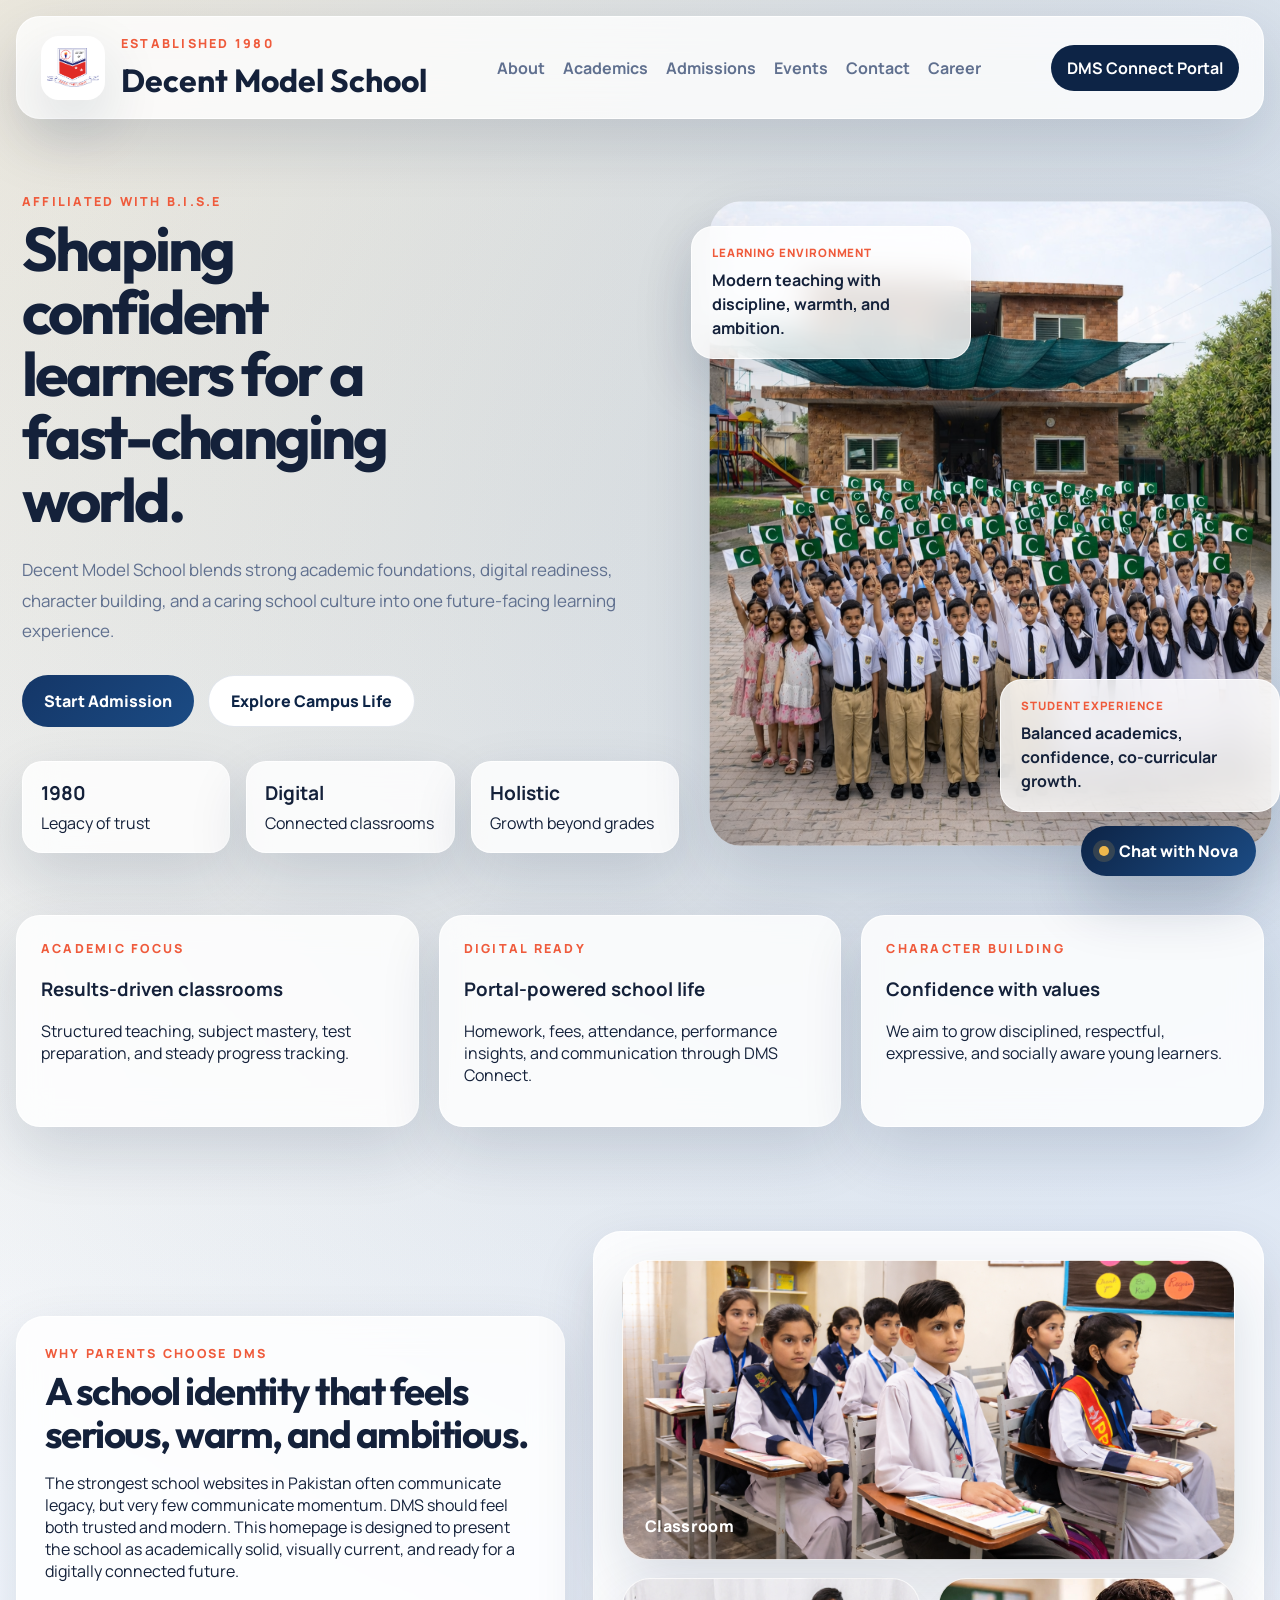
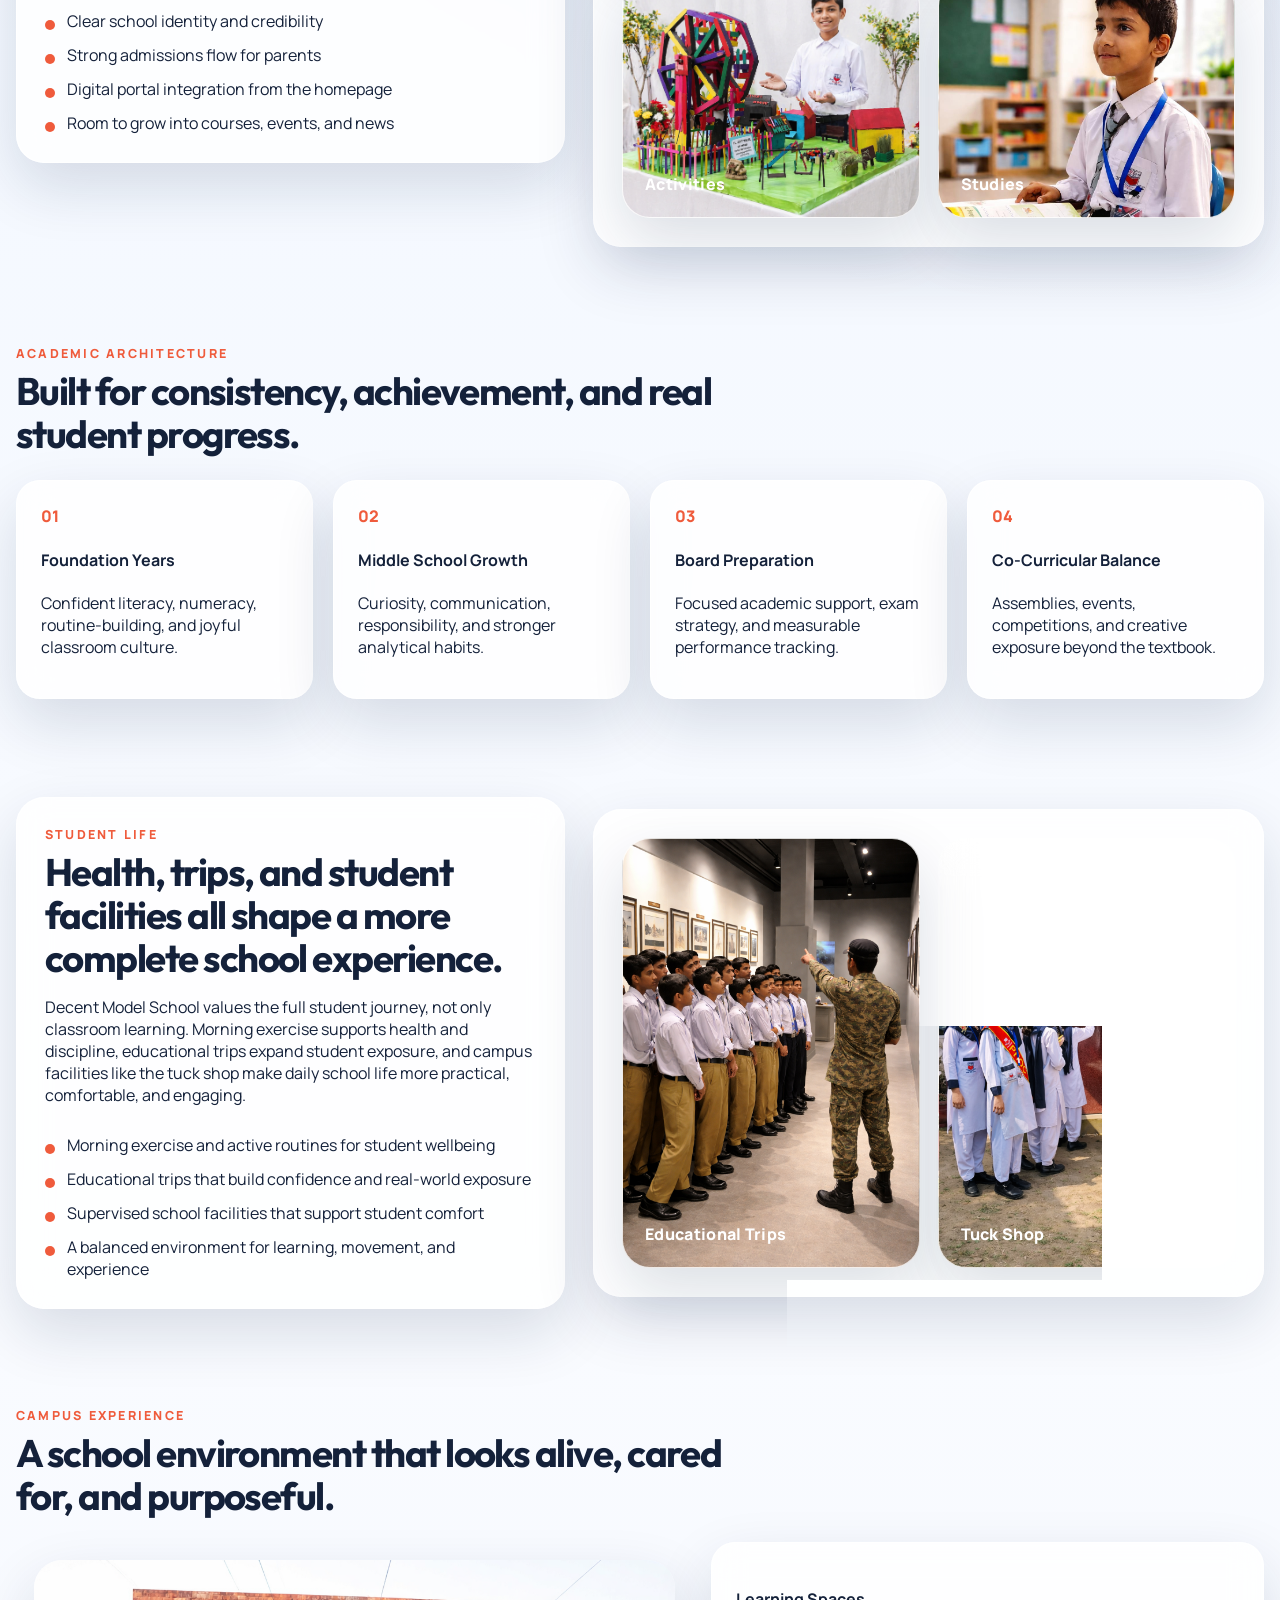
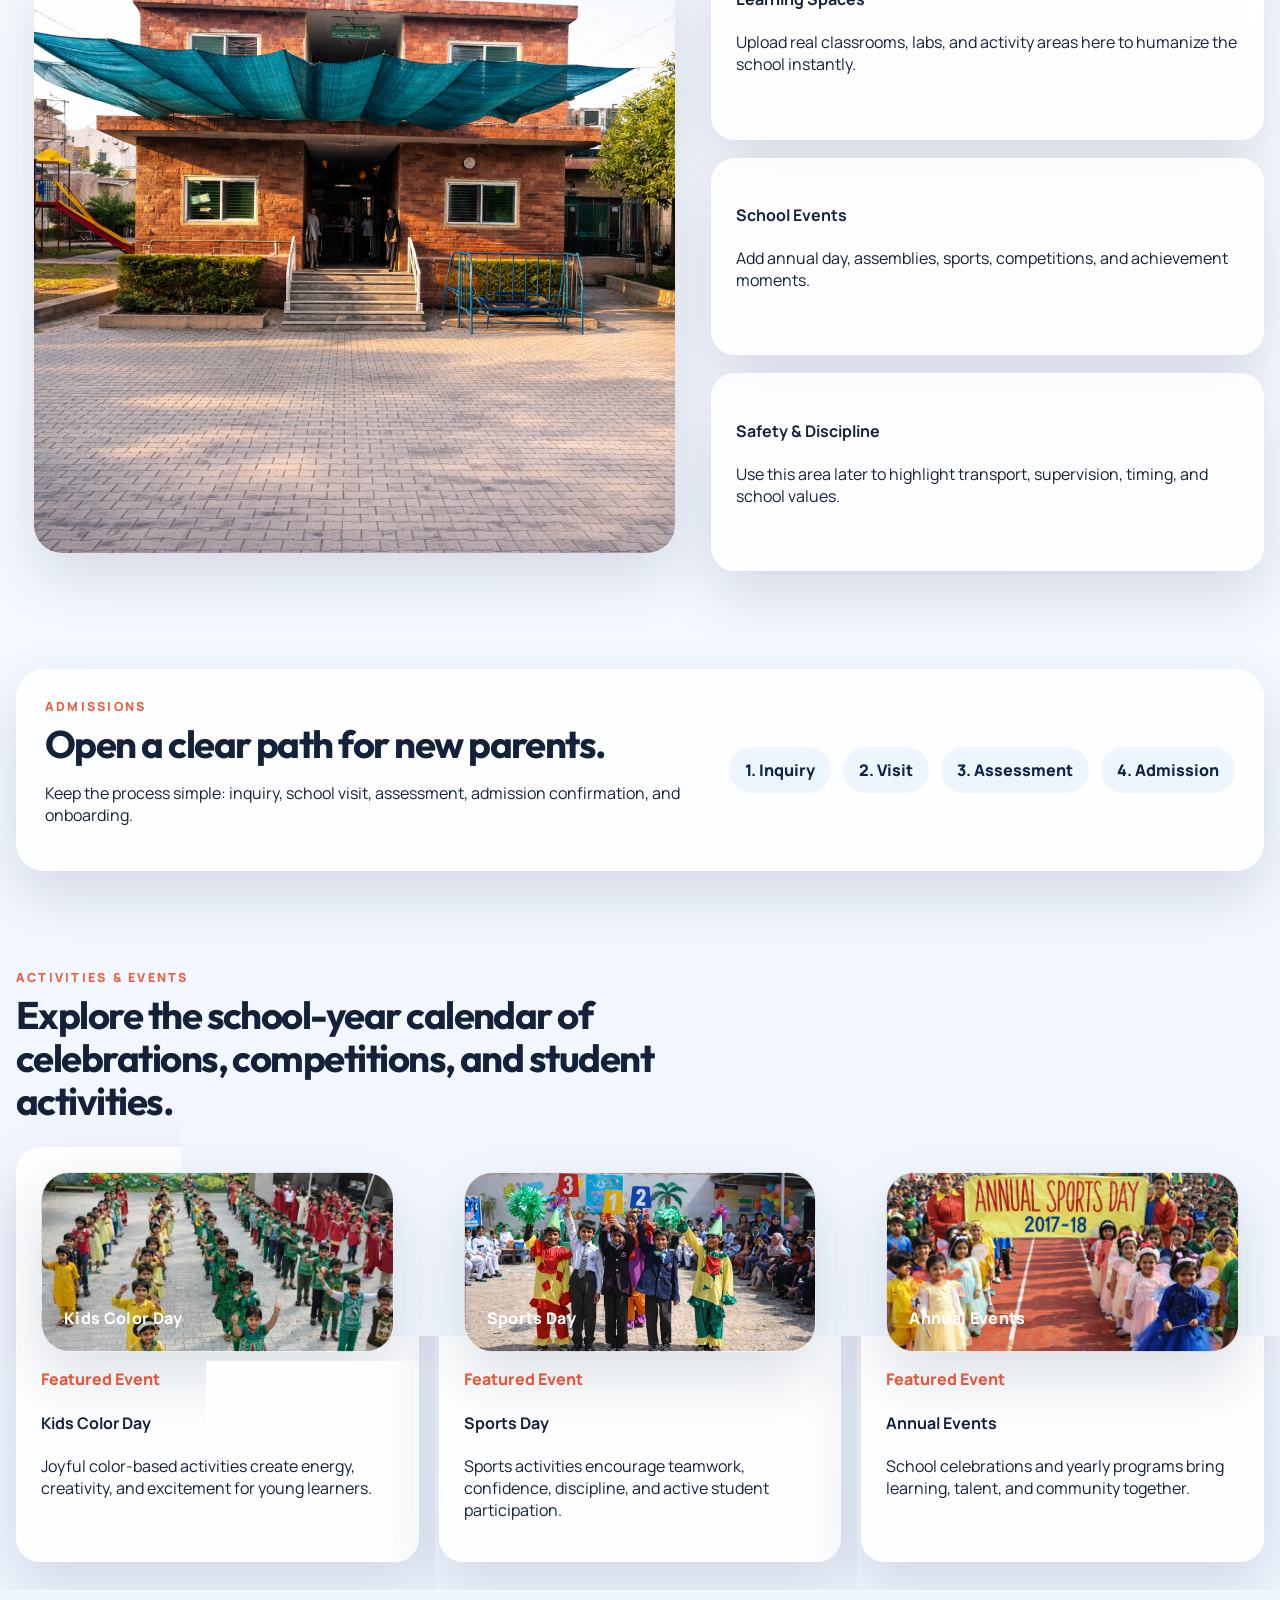
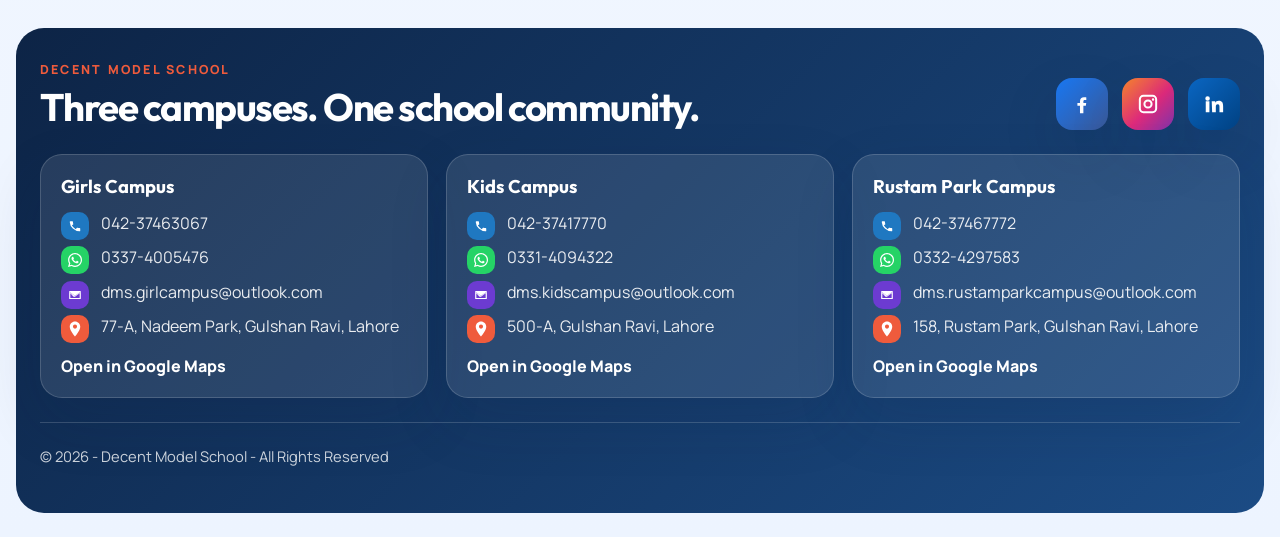
<file: index.html>
﻿<!DOCTYPE html>
<html lang="en">
<head>
    <meta charset="UTF-8">
    <meta name="viewport" content="width=device-width, initial-scale=1.0">
    <title>Decent Model School</title>
    <meta name="description" content="Decent Model School offers future-ready learning, strong academic discipline, and a vibrant school experience in a modern digital environment.">
    <link rel="icon" type="image/png" href="assets/images/logo.png">
    <link rel="preconnect" href="https://fonts.googleapis.com">
    <link rel="preconnect" href="https://fonts.gstatic.com" crossorigin>
    <link href="https://fonts.googleapis.com/css2?family=Manrope:wght@400;500;600;700;800&family=Outfit:wght@500;600;700;800&display=swap" rel="stylesheet">
    <link rel="stylesheet" href="assets/css/styles.css?v=16">
</head>
<body data-page-depth="0">
    <div class="site-shell">
        <header class="topbar">
            <a class="brand-lockup" href="./">
                <img class="brand-logo" src="assets/images/logo.png" alt="Decent Model School logo">
                <div>
                    <p class="eyebrow">Established 1980</p>
                    <h1>Decent Model School</h1>
                </div>
            </a>
            <nav class="main-nav" id="mainNav">
                <a href="about/">About</a>
                <a href="academics/">Academics</a>
                <a href="admissions/">Admissions</a>
                <a href="events/">Events</a>
                <a href="contact/">Contact</a>
                <a href="careers/">Career</a>
            </nav>
            <div class="nav-actions">
                <a class="portal-link" href="https://portal.decentmodelschool.com/">DMS Connect Portal</a>
                <button class="menu-toggle" id="menuToggle" aria-label="Open menu">
                    <span></span>
                    <span></span>
                </button>
            </div>
        </header>

        <main>
            <section class="hero">
                <div class="hero-copy reveal">
                    <p class="eyebrow">Affiliated with B.I.S.E</p>
                    <h2>Shaping confident learners for a fast-changing world.</h2>
                    <p class="hero-text">
                        Decent Model School blends strong academic foundations, digital readiness, character building,
                        and a caring school culture into one future-facing learning experience.
                    </p>
                    <div class="hero-actions">
                        <a class="btn btn-primary" href="admissions/">Start Admission</a>
                        <a class="btn btn-secondary" href="#campus">Explore Campus Life</a>
                    </div>
                    <div class="hero-metrics">
                        <article>
                            <strong>1980</strong>
                            <span>Legacy of trust</span>
                        </article>
                        <article>
                            <strong>Digital</strong>
                            <span>Connected classrooms</span>
                        </article>
                        <article>
                            <strong>Holistic</strong>
                            <span>Growth beyond grades</span>
                        </article>
                    </div>
                </div>

                <div class="hero-stage reveal">
                    <div class="hero-card hero-photo hero-image-card">
                        <img class="hero-image" src="assets/images/main-campus.png" alt="Main campus building">
                    </div>
                    <div class="floating-panel one">
                        <p>Learning Environment</p>
                        <strong>Modern teaching with discipline, warmth, and ambition.</strong>
                    </div>
                    <div class="floating-panel two">
                        <p>Student Experience</p>
                        <strong>Balanced academics, confidence, co-curricular growth.</strong>
                    </div>
                </div>
            </section>

            <section class="showcase-grid">
                <article class="showcase-card reveal">
                    <p class="eyebrow">Academic Focus</p>
                    <h3>Results-driven classrooms</h3>
                    <p>Structured teaching, subject mastery, test preparation, and steady progress tracking.</p>
                </article>
                <article class="showcase-card reveal">
                    <p class="eyebrow">Digital Ready</p>
                    <h3>Portal-powered school life</h3>
                    <p>Homework, fees, attendance, performance insights, and communication through DMS Connect.</p>
                </article>
                <article class="showcase-card reveal">
                    <p class="eyebrow">Character Building</p>
                    <h3>Confidence with values</h3>
                    <p>We aim to grow disciplined, respectful, expressive, and socially aware young learners.</p>
                </article>
            </section>

            <section class="section split-section" id="about">
                <div class="section-copy reveal">
                    <p class="eyebrow">Why Parents Choose DMS</p>
                    <h3>A school identity that feels serious, warm, and ambitious.</h3>
                    <p>
                        The strongest school websites in Pakistan often communicate legacy, but very few communicate
                        momentum. DMS should feel both trusted and modern. This homepage is designed to present the school
                        as academically solid, visually current, and ready for a digitally connected future.
                    </p>
                    <ul class="feature-list">
                        <li>Clear school identity and credibility</li>
                        <li>Strong admissions flow for parents</li>
                        <li>Digital portal integration from the homepage</li>
                        <li>Room to grow into courses, events, and news</li>
                    </ul>
                </div>
                <div class="visual-stack reveal">
                    <div class="placeholder-photo wide" style="background-image: url('assets/images/classroom.png'); background-size: cover; background-position: center;">
                        <span>Classroom</span>
                    </div>
                    <div class="mini-grid">
                        <div class="placeholder-photo" style="background-image: url('assets/images/Classroom%20Photo.png'); background-size: cover; background-position: center;">
                            <span>Activities</span>
                        </div>
                        <div class="placeholder-photo" style="background-image: url('assets/images/studies.png'); background-size: cover; background-position: center;">
                            <span>Studies</span>
                        </div>
                    </div>
                </div>
            </section>

            <section class="section" id="academics">
                <div class="section-heading reveal">
                    <p class="eyebrow">Academic Architecture</p>
                    <h3>Built for consistency, achievement, and real student progress.</h3>
                </div>
                <div class="pillar-grid">
                    <article class="pillar-card reveal">
                        <div class="pillar-number">01</div>
                        <h4>Foundation Years</h4>
                        <p>Confident literacy, numeracy, routine-building, and joyful classroom culture.</p>
                    </article>
                    <article class="pillar-card reveal">
                        <div class="pillar-number">02</div>
                        <h4>Middle School Growth</h4>
                        <p>Curiosity, communication, responsibility, and stronger analytical habits.</p>
                    </article>
                    <article class="pillar-card reveal">
                        <div class="pillar-number">03</div>
                        <h4>Board Preparation</h4>
                        <p>Focused academic support, exam strategy, and measurable performance tracking.</p>
                    </article>
                    <article class="pillar-card reveal">
                        <div class="pillar-number">04</div>
                        <h4>Co-Curricular Balance</h4>
                        <p>Assemblies, events, competitions, and creative exposure beyond the textbook.</p>
                    </article>
                </div>
            </section>

            <section class="section split-section" id="student-life">
                <div class="section-copy reveal">
                    <p class="eyebrow">Student Life</p>
                    <h3>Health, trips, and student facilities all shape a more complete school experience.</h3>
                    <p>
                        Decent Model School values the full student journey, not only classroom learning. Morning
                        exercise supports health and discipline, educational trips expand student exposure, and campus
                        facilities like the tuck shop make daily school life more practical, comfortable, and engaging.
                    </p>
                    <ul class="feature-list">
                        <li>Morning exercise and active routines for student wellbeing</li>
                        <li>Educational trips that build confidence and real-world exposure</li>
                        <li>Supervised school facilities that support student comfort</li>
                        <li>A balanced environment for learning, movement, and experience</li>
                    </ul>
                </div>
                <div class="visual-stack dual-visual-tall reveal">
                    <div class="placeholder-photo life-photo" style="background-image: url('assets/images/educational-trip.png'); background-size: cover; background-position: center;">
                        <span>Educational Trips</span>
                    </div>
                    <div class="placeholder-photo life-photo" style="background-image: url('assets/images/tuck-shop.png'); background-size: cover; background-position: center;">
                        <span>Tuck Shop</span>
                    </div>
                </div>
            </section>

            <section class="section campus-section" id="campus">
                <div class="section-heading reveal">
                    <p class="eyebrow">Campus Experience</p>
                    <h3>A school environment that looks alive, cared for, and purposeful.</h3>
                </div>
                <div class="campus-layout">
                    <div class="hero-card panorama-image-card reveal">
                        <img class="panorama-image" src="assets/images/kidscampus.png" alt="Kids campus building front elevation">
                    </div>
                    <div class="campus-notes">
                        <article class="campus-note reveal">
                            <h4>Learning Spaces</h4>
                            <p>Upload real classrooms, labs, and activity areas here to humanize the school instantly.</p>
                        </article>
                        <article class="campus-note reveal">
                            <h4>School Events</h4>
                            <p>Add annual day, assemblies, sports, competitions, and achievement moments.</p>
                        </article>
                        <article class="campus-note reveal">
                            <h4>Safety & Discipline</h4>
                            <p>Use this area later to highlight transport, supervision, timing, and school values.</p>
                        </article>
                    </div>
                </div>
            </section>

            <section class="section admissions-section" id="admissions">
                <div class="admissions-panel reveal">
                    <div>
                        <p class="eyebrow">Admissions</p>
                        <h3>Open a clear path for new parents.</h3>
                        <p>Keep the process simple: inquiry, school visit, assessment, admission confirmation, and onboarding.</p>
                    </div>
                    <div class="admissions-steps">
                        <span>1. Inquiry</span>
                        <span>2. Visit</span>
                        <span>3. Assessment</span>
                        <span>4. Admission</span>
                    </div>
                </div>
            </section>

            <section class="section stories-section" id="stories">
                <div class="section-heading reveal">
                    <p class="eyebrow">Activities & Events</p>
                    <h3>Explore the school-year calendar of celebrations, competitions, and student activities.</h3>
                </div>
                <div class="stories-grid">
                    <a class="story-card reveal story-link-card" href="events/">
                        <div class="story-photo placeholder-photo" style="background-image: url('assets/images/Event%20Photo.png'); background-size: cover; background-position: center;"><span>Kids Color Day</span></div>
                        <div class="story-copy">
                            <p class="story-tag">Featured Event</p>
                            <h4>Kids Color Day</h4>
                            <p>Joyful color-based activities create energy, creativity, and excitement for young learners.</p>
                        </div>
                    </a>
                    <a class="story-card reveal story-link-card" href="events/">
                        <div class="story-photo placeholder-photo" style="background-image: url('assets/images/sports day 2.png'); background-size: cover; background-position: center;"><span>Sports Day</span></div>
                        <div class="story-copy">
                            <p class="story-tag">Featured Event</p>
                            <h4>Sports Day</h4>
                            <p>Sports activities encourage teamwork, confidence, discipline, and active student participation.</p>
                        </div>
                    </a>
                    <a class="story-card reveal story-link-card" href="events/">
                        <div class="story-photo placeholder-photo" style="background-image: url('assets/images/Student%20Activity%20Image%20Placeholder.png'); background-size: cover; background-position: center;"><span>Annual Events</span></div>
                        <div class="story-copy">
                            <p class="story-tag">Featured Event</p>
                            <h4>Annual Events</h4>
                            <p>School celebrations and yearly programs bring learning, talent, and community together.</p>
                        </div>
                    </a>
                </div>
            </section>
        </main>

        <footer class="site-footer" id="contact">
            <div class="footer-top">
                <div>
                    <p class="eyebrow">Decent Model School</p>
                    <h3>Three campuses. One school community.</h3>
                </div>
                <div class="social-row">
                    <a class="social-pill facebook" aria-label="Facebook" href="https://www.facebook.com/share/1AWssbtzVX/?mibextid=wwXIfr" target="_blank" rel="noopener noreferrer">
                        <svg viewBox="0 0 24 24" aria-hidden="true"><path d="M13.5 22v-8h2.7l.4-3h-3.1V9.1c0-.9.3-1.6 1.6-1.6H16.7V4.8c-.3 0-1.4-.1-2.6-.1-2.6 0-4.3 1.6-4.3 4.5V11H7v3h2.8v8h3.7Z"/></svg>
                    </a>
                    <a class="social-pill instagram" aria-label="Instagram" href="https://www.instagram.com/decent_model_school_official?igsh=MTBhNG01d3g4dW12Zw==" target="_blank" rel="noopener noreferrer">
                        <svg viewBox="0 0 24 24" aria-hidden="true"><path d="M7 2h10a5 5 0 0 1 5 5v10a5 5 0 0 1-5 5H7a5 5 0 0 1-5-5V7a5 5 0 0 1 5-5Zm0 2.2A2.8 2.8 0 0 0 4.2 7v10A2.8 2.8 0 0 0 7 19.8h10a2.8 2.8 0 0 0 2.8-2.8V7A2.8 2.8 0 0 0 17 4.2H7Zm10.5 1.6a1.3 1.3 0 1 1 0 2.6 1.3 1.3 0 0 1 0-2.6ZM12 7a5 5 0 1 1 0 10 5 5 0 0 1 0-10Zm0 2.2A2.8 2.8 0 1 0 12 14.8 2.8 2.8 0 0 0 12 9.2Z"/></svg>
                    </a>
                    <a class="social-pill linkedin" aria-label="LinkedIn" href="https://www.linkedin.com/company/decent-model-school/" target="_blank" rel="noopener noreferrer">
                        <svg viewBox="0 0 24 24" aria-hidden="true"><path d="M4.98 3.5A2.48 2.48 0 1 1 5 8.46a2.48 2.48 0 0 1-.02-4.96ZM3 9h4v12H3Zm6.5 0h3.8v1.64h.05c.53-1 1.84-2.06 3.8-2.06 4.06 0 4.81 2.67 4.81 6.14V21h-4v-5.57c0-1.33-.03-3.04-1.85-3.04-1.85 0-2.13 1.45-2.13 2.95V21h-4Z"/></svg>
                    </a>
                </div>
            </div>
            <div class="footer-campus-grid">
                <article class="footer-campus-card">
                    <h4>Girls Campus</h4>
                    <p>042-37463067</p>
                    <p>0337-4005476</p>
                    <p>dms.girlcampus@outlook.com</p>
                    <p>77-A, Nadeem Park, Gulshan Ravi, Lahore</p>
                    <a class="map-link" href="https://www.google.com/maps/search/?api=1&amp;query=77-A%2C+Nadeem+Park%2C+Gulshan+Ravi%2C+Lahore" target="_blank" rel="noopener noreferrer">Open in Google Maps</a>
                </article>
                <article class="footer-campus-card">
                    <h4>Kids Campus</h4>
                    <p>042-37417770</p>
                    <p>0331-4094322</p>
                    <p>dms.kidscampus@outlook.com</p>
                    <p>500-A, Gulshan Ravi, Lahore</p>
                    <a class="map-link" href="https://www.google.com/maps/search/?api=1&amp;query=500-A%2C+Gulshan+Ravi%2C+Lahore" target="_blank" rel="noopener noreferrer">Open in Google Maps</a>
                </article>
                <article class="footer-campus-card">
                    <h4>Rustam Park Campus</h4>
                    <p>042-37467772</p>
                    <p>0332-4297583</p>
                    <p>dms.rustamparkcampus@outlook.com</p>
                    <p>158, Rustam Park, Gulshan Ravi, Lahore</p>
                    <a class="map-link" href="https://www.google.com/maps/search/?api=1&amp;query=158%2C+Rustam+Park%2C+Gulshan+Ravi%2C+Lahore" target="_blank" rel="noopener noreferrer">Open in Google Maps</a>
                </article>
            </div>
            <div class="footer-bottom">
                <p>&copy; 2026 - Decent Model School - All Rights Reserved</p>
            </div>
        </footer>
    </div>

    <script src="assets/js/script.js?v=15"></script>
</body>
</html>
</file>
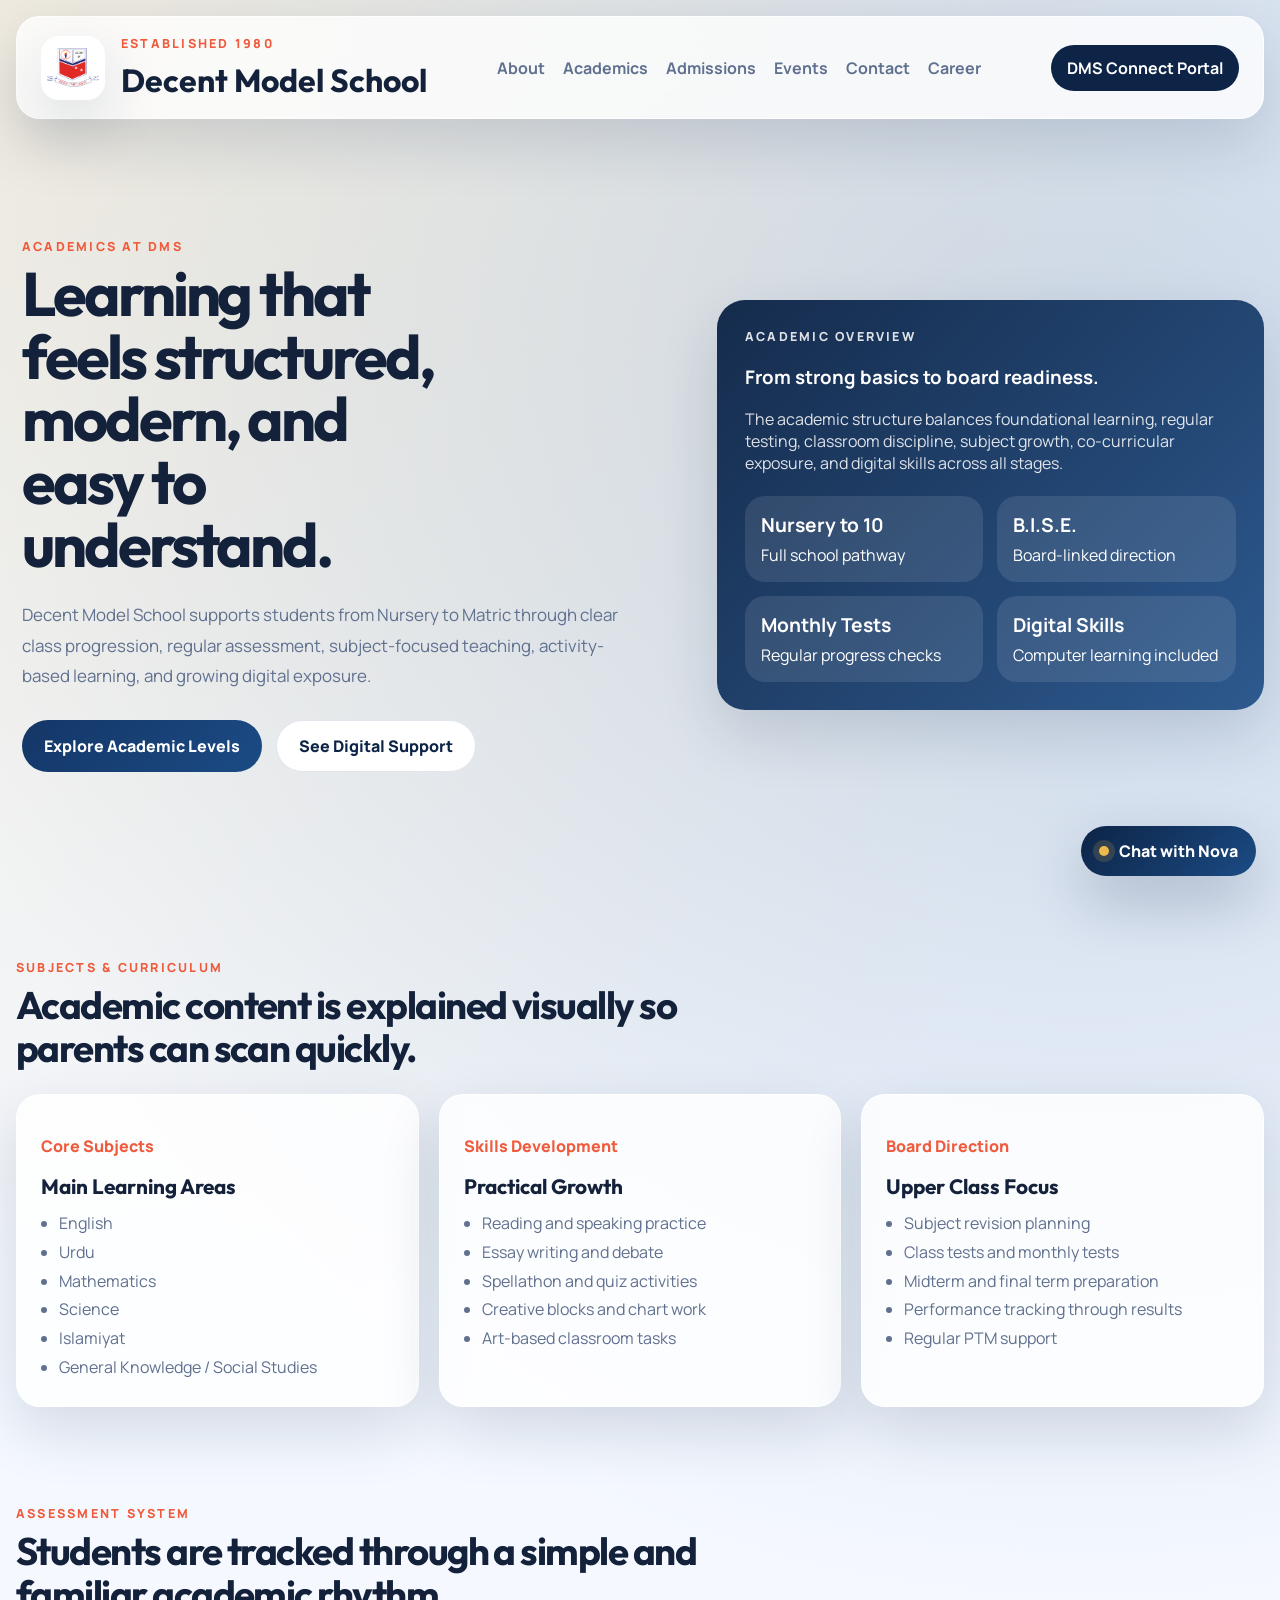
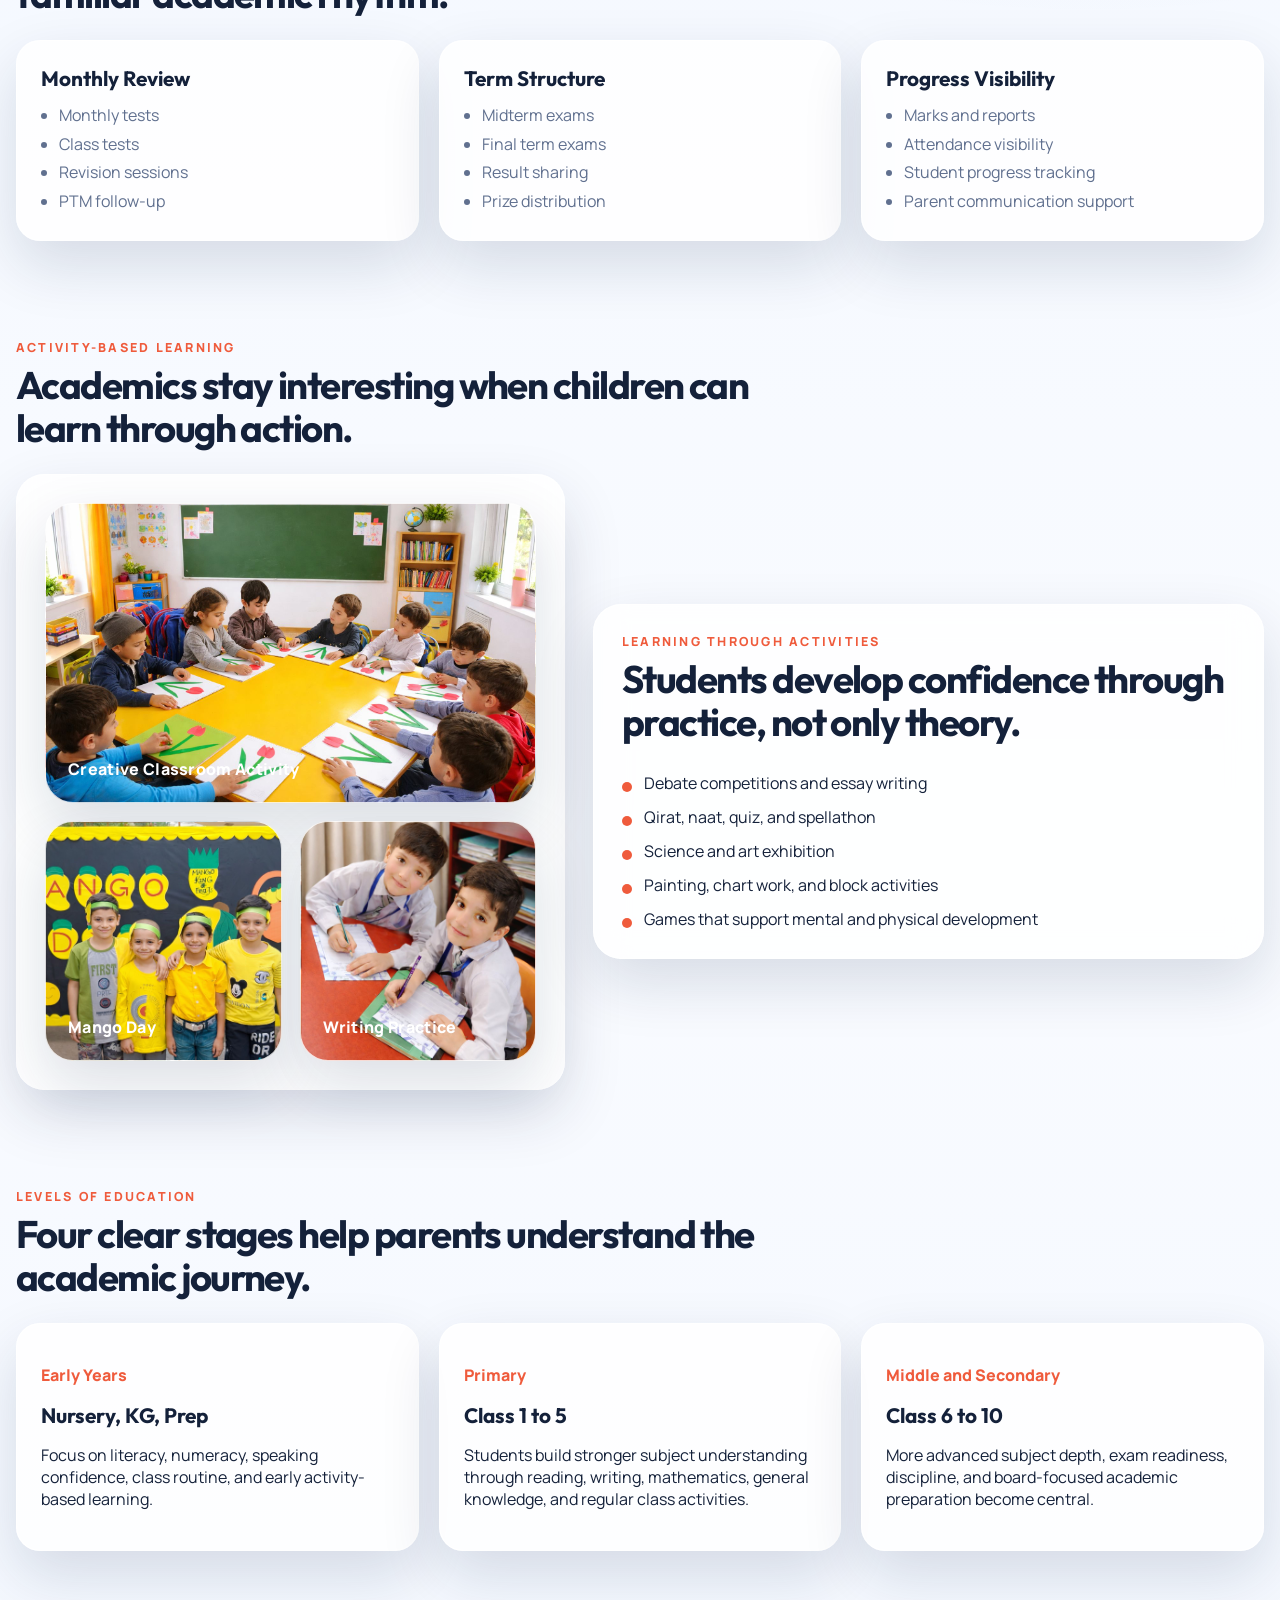
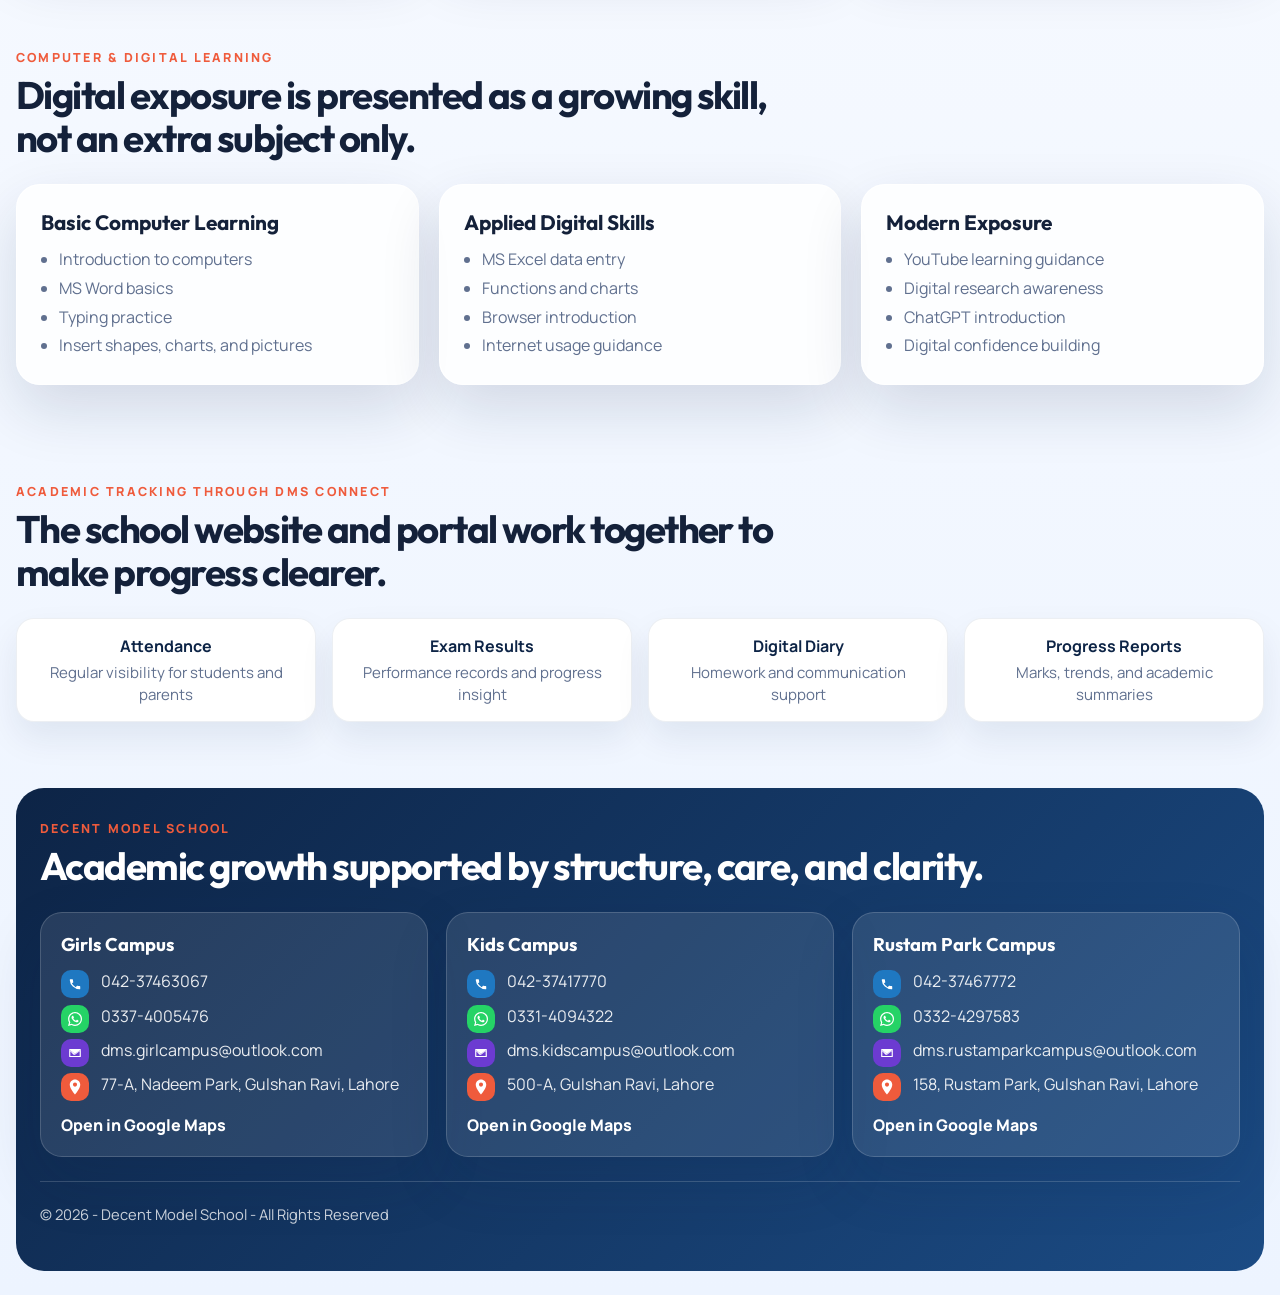
<file: academics/index.html>
﻿<!DOCTYPE html>
<html lang="en">
<head>
    <meta charset="UTF-8">
    <meta name="viewport" content="width=device-width, initial-scale=1.0">
    <title>Academics | Decent Model School</title>
    <meta name="description" content="Explore academics at Decent Model School including levels of education, curriculum, subjects, assessments, digital learning, and student progress support.">
    <link rel="icon" type="image/png" href="../assets/images/logo.png">
    <link rel="preconnect" href="https://fonts.googleapis.com">
    <link rel="preconnect" href="https://fonts.gstatic.com" crossorigin>
    <link href="https://fonts.googleapis.com/css2?family=Manrope:wght@400;500;600;700;800&family=Outfit:wght@500;600;700;800&display=swap" rel="stylesheet">
    <link rel="stylesheet" href="../assets/css/styles.css?v=16">
</head>
<body data-page-depth="1">
    <div class="site-shell">
        <header class="topbar">
            <a class="brand-lockup" href="../">
                <img class="brand-logo" src="../assets/images/logo.png" alt="Decent Model School logo">
                <div>
                    <p class="eyebrow">Established 1980</p>
                    <h1>Decent Model School</h1>
                </div>
            </a>
            <nav class="main-nav" id="mainNav">
                <a href="../about/">About</a>
                <a href="../academics/">Academics</a>
                <a href="../admissions/">Admissions</a>
                <a href="../events/">Events</a>
                <a href="../contact/">Contact</a>
                <a href="../careers/">Career</a>
            </nav>
            <div class="nav-actions">
                <a class="portal-link" href="https://portal.decentmodelschool.com/">DMS Connect Portal</a>
                <button class="menu-toggle" id="menuToggle" aria-label="Open menu">
                    <span></span>
                    <span></span>
                </button>
            </div>
        </header>

        <main>
            <section class="hero">
                <div class="hero-copy academics-hero reveal">
                    <p class="eyebrow">Academics at DMS</p>
                    <h2>Learning that feels structured, modern, and easy to understand.</h2>
                    <p class="hero-text">
                        Decent Model School supports students from Nursery to Matric through clear class progression,
                        regular assessment, subject-focused teaching, activity-based learning, and growing digital exposure.
                    </p>
                    <div class="hero-actions">
                        <a class="btn btn-primary" href="#levels">Explore Academic Levels</a>
                        <a class="btn btn-secondary" href="#digital-support">See Digital Support</a>
                    </div>
                </div>
                <div class="hero-stage reveal">
                    <div class="academic-visual">
                        <div class="academic-highlight">
                            <p class="eyebrow">Academic Overview</p>
                            <h3>From strong basics to board readiness.</h3>
                            <p>
                                The academic structure balances foundational learning, regular testing, classroom
                                discipline, subject growth, co-curricular exposure, and digital skills across all stages.
                            </p>
                            <div class="highlight-metrics">
                                <article>
                                    <strong>Nursery to 10</strong>
                                    <span>Full school pathway</span>
                                </article>
                                <article>
                                    <strong>B.I.S.E.</strong>
                                    <span>Board-linked direction</span>
                                </article>
                                <article>
                                    <strong>Monthly Tests</strong>
                                    <span>Regular progress checks</span>
                                </article>
                                <article>
                                    <strong>Digital Skills</strong>
                                    <span>Computer learning included</span>
                                </article>
                            </div>
                        </div>
                    </div>
                </div>
            </section>

            <section class="section">
                <div class="section-heading reveal">
                    <p class="eyebrow">Subjects & Curriculum</p>
                    <h3>Academic content is explained visually so parents can scan quickly.</h3>
                </div>
                <div class="subjects-grid">
                    <article class="subject-cluster reveal">
                        <p class="story-tag">Core Subjects</p>
                        <h4>Main Learning Areas</h4>
                        <ul>
                            <li>English</li>
                            <li>Urdu</li>
                            <li>Mathematics</li>
                            <li>Science</li>
                            <li>Islamiyat</li>
                            <li>General Knowledge / Social Studies</li>
                        </ul>
                    </article>
                    <article class="subject-cluster reveal">
                        <p class="story-tag">Skills Development</p>
                        <h4>Practical Growth</h4>
                        <ul>
                            <li>Reading and speaking practice</li>
                            <li>Essay writing and debate</li>
                            <li>Spellathon and quiz activities</li>
                            <li>Creative blocks and chart work</li>
                            <li>Art-based classroom tasks</li>
                        </ul>
                    </article>
                    <article class="subject-cluster reveal">
                        <p class="story-tag">Board Direction</p>
                        <h4>Upper Class Focus</h4>
                        <ul>
                            <li>Subject revision planning</li>
                            <li>Class tests and monthly tests</li>
                            <li>Midterm and final term preparation</li>
                            <li>Performance tracking through results</li>
                            <li>Regular PTM support</li>
                        </ul>
                    </article>
                </div>
            </section>

            <section class="section">
                <div class="section-heading reveal">
                    <p class="eyebrow">Assessment System</p>
                    <h3>Students are tracked through a simple and familiar academic rhythm.</h3>
                </div>
                <div class="assessment-grid">
                    <article class="assessment-card reveal">
                        <h4>Monthly Review</h4>
                        <ul>
                            <li>Monthly tests</li>
                            <li>Class tests</li>
                            <li>Revision sessions</li>
                            <li>PTM follow-up</li>
                        </ul>
                    </article>
                    <article class="assessment-card reveal">
                        <h4>Term Structure</h4>
                        <ul>
                            <li>Midterm exams</li>
                            <li>Final term exams</li>
                            <li>Result sharing</li>
                            <li>Prize distribution</li>
                        </ul>
                    </article>
                    <article class="assessment-card reveal">
                        <h4>Progress Visibility</h4>
                        <ul>
                            <li>Marks and reports</li>
                            <li>Attendance visibility</li>
                            <li>Student progress tracking</li>
                            <li>Parent communication support</li>
                        </ul>
                    </article>
                </div>
            </section>

            <section class="section">
                <div class="section-heading reveal">
                    <p class="eyebrow">Activity-Based Learning</p>
                    <h3>Academics stay interesting when children can learn through action.</h3>
                </div>
                <div class="split-section">
                    <div class="visual-stack reveal">
                        <div class="placeholder-photo wide" style="background-image: url('../assets/images/writing-practice.jpeg'); background-size: cover; background-position: center;">
                            <span>Creative Classroom Activity</span>
                        </div>
                        <div class="mini-grid">
                            <div class="placeholder-photo" style="background-image: url('../assets/images/mango-day.jpeg'); background-size: cover; background-position: center;">
                                <span>Mango Day</span>
                            </div>
                            <div class="placeholder-photo" style="background-image: url('../assets/images/creative-classroom.jpeg'); background-size: cover; background-position: center;">
                                <span>Writing Practice</span>
                            </div>
                        </div>
                    </div>
                    <div class="section-copy reveal">
                        <p class="eyebrow">Learning Through Activities</p>
                        <h3>Students develop confidence through practice, not only theory.</h3>
                        <ul class="feature-list">
                            <li>Debate competitions and essay writing</li>
                            <li>Qirat, naat, quiz, and spellathon</li>
                            <li>Science and art exhibition</li>
                            <li>Painting, chart work, and block activities</li>
                            <li>Games that support mental and physical development</li>
                        </ul>
                    </div>
                </div>
            </section>

            <section class="section" id="levels">
                <div class="section-heading reveal">
                    <p class="eyebrow">Levels of Education</p>
                    <h3>Four clear stages help parents understand the academic journey.</h3>
                </div>
                <div class="levels-grid">
                    <article class="academic-card reveal">
                        <p class="story-tag">Early Years</p>
                        <h4>Nursery, KG, Prep</h4>
                        <p>Focus on literacy, numeracy, speaking confidence, class routine, and early activity-based learning.</p>
                    </article>
                    <article class="academic-card reveal">
                        <p class="story-tag">Primary</p>
                        <h4>Class 1 to 5</h4>
                        <p>Students build stronger subject understanding through reading, writing, mathematics, general knowledge, and regular class activities.</p>
                    </article>
                    <article class="academic-card reveal">
                        <p class="story-tag">Middle and Secondary</p>
                        <h4>Class 6 to 10</h4>
                        <p>More advanced subject depth, exam readiness, discipline, and board-focused academic preparation become central.</p>
                    </article>
                </div>
            </section>

            <section class="section" id="digital-support">
                <div class="section-heading reveal">
                    <p class="eyebrow">Computer & Digital Learning</p>
                    <h3>Digital exposure is presented as a growing skill, not an extra subject only.</h3>
                </div>
                <div class="digital-grid">
                    <article class="digital-card reveal">
                        <h4>Basic Computer Learning</h4>
                        <ul>
                            <li>Introduction to computers</li>
                            <li>MS Word basics</li>
                            <li>Typing practice</li>
                            <li>Insert shapes, charts, and pictures</li>
                        </ul>
                    </article>
                    <article class="digital-card reveal">
                        <h4>Applied Digital Skills</h4>
                        <ul>
                            <li>MS Excel data entry</li>
                            <li>Functions and charts</li>
                            <li>Browser introduction</li>
                            <li>Internet usage guidance</li>
                        </ul>
                    </article>
                    <article class="digital-card reveal">
                        <h4>Modern Exposure</h4>
                        <ul>
                            <li>YouTube learning guidance</li>
                            <li>Digital research awareness</li>
                            <li>ChatGPT introduction</li>
                            <li>Digital confidence building</li>
                        </ul>
                    </article>
                </div>
            </section>

            <section class="section">
                <div class="section-heading reveal">
                    <p class="eyebrow">Academic Tracking Through DMS Connect</p>
                    <h3>The school website and portal work together to make progress clearer.</h3>
                </div>
                <div class="journey-flow">
                    <article class="journey-node reveal">
                        <strong>Attendance</strong>
                                    <span>Regular visibility for students and parents</span>
                    </article>
                    <article class="journey-node reveal">
                        <strong>Exam Results</strong>
                        <span>Performance records and progress insight</span>
                    </article>
                    <article class="journey-node reveal">
                        <strong>Digital Diary</strong>
                        <span>Homework and communication support</span>
                    </article>
                    <article class="journey-node reveal">
                        <strong>Progress Reports</strong>
                        <span>Marks, trends, and academic summaries</span>
                    </article>
                </div>
            </section>
        </main>

        <footer class="site-footer" id="contact">
            <div class="footer-top">
                <div>
                    <p class="eyebrow">Decent Model School</p>
                    <h3>Academic growth supported by structure, care, and clarity.</h3>
                </div>
            </div>
            <div class="footer-campus-grid">
                <article class="footer-campus-card">
                    <h4>Girls Campus</h4>
                    <p>042-37463067</p>
                    <p>0337-4005476</p>
                    <p>dms.girlcampus@outlook.com</p>
                    <p>77-A, Nadeem Park, Gulshan Ravi, Lahore</p>
                    <a class="map-link" href="https://www.google.com/maps/search/?api=1&amp;query=77-A%2C+Nadeem+Park%2C+Gulshan+Ravi%2C+Lahore" target="_blank" rel="noopener noreferrer">Open in Google Maps</a>
                </article>
                <article class="footer-campus-card">
                    <h4>Kids Campus</h4>
                    <p>042-37417770</p>
                    <p>0331-4094322</p>
                    <p>dms.kidscampus@outlook.com</p>
                    <p>500-A, Gulshan Ravi, Lahore</p>
                    <a class="map-link" href="https://www.google.com/maps/search/?api=1&amp;query=500-A%2C+Gulshan+Ravi%2C+Lahore" target="_blank" rel="noopener noreferrer">Open in Google Maps</a>
                </article>
                <article class="footer-campus-card">
                    <h4>Rustam Park Campus</h4>
                    <p>042-37467772</p>
                    <p>0332-4297583</p>
                    <p>dms.rustamparkcampus@outlook.com</p>
                    <p>158, Rustam Park, Gulshan Ravi, Lahore</p>
                    <a class="map-link" href="https://www.google.com/maps/search/?api=1&amp;query=158%2C+Rustam+Park%2C+Gulshan+Ravi%2C+Lahore" target="_blank" rel="noopener noreferrer">Open in Google Maps</a>
                </article>
            </div>
            <div class="footer-bottom">
                <p>&copy; 2026 - Decent Model School - All Rights Reserved</p>
            </div>
        </footer>
    </div>

    <script src="../assets/js/script.js?v=15"></script>
</body>
</html>
</file>
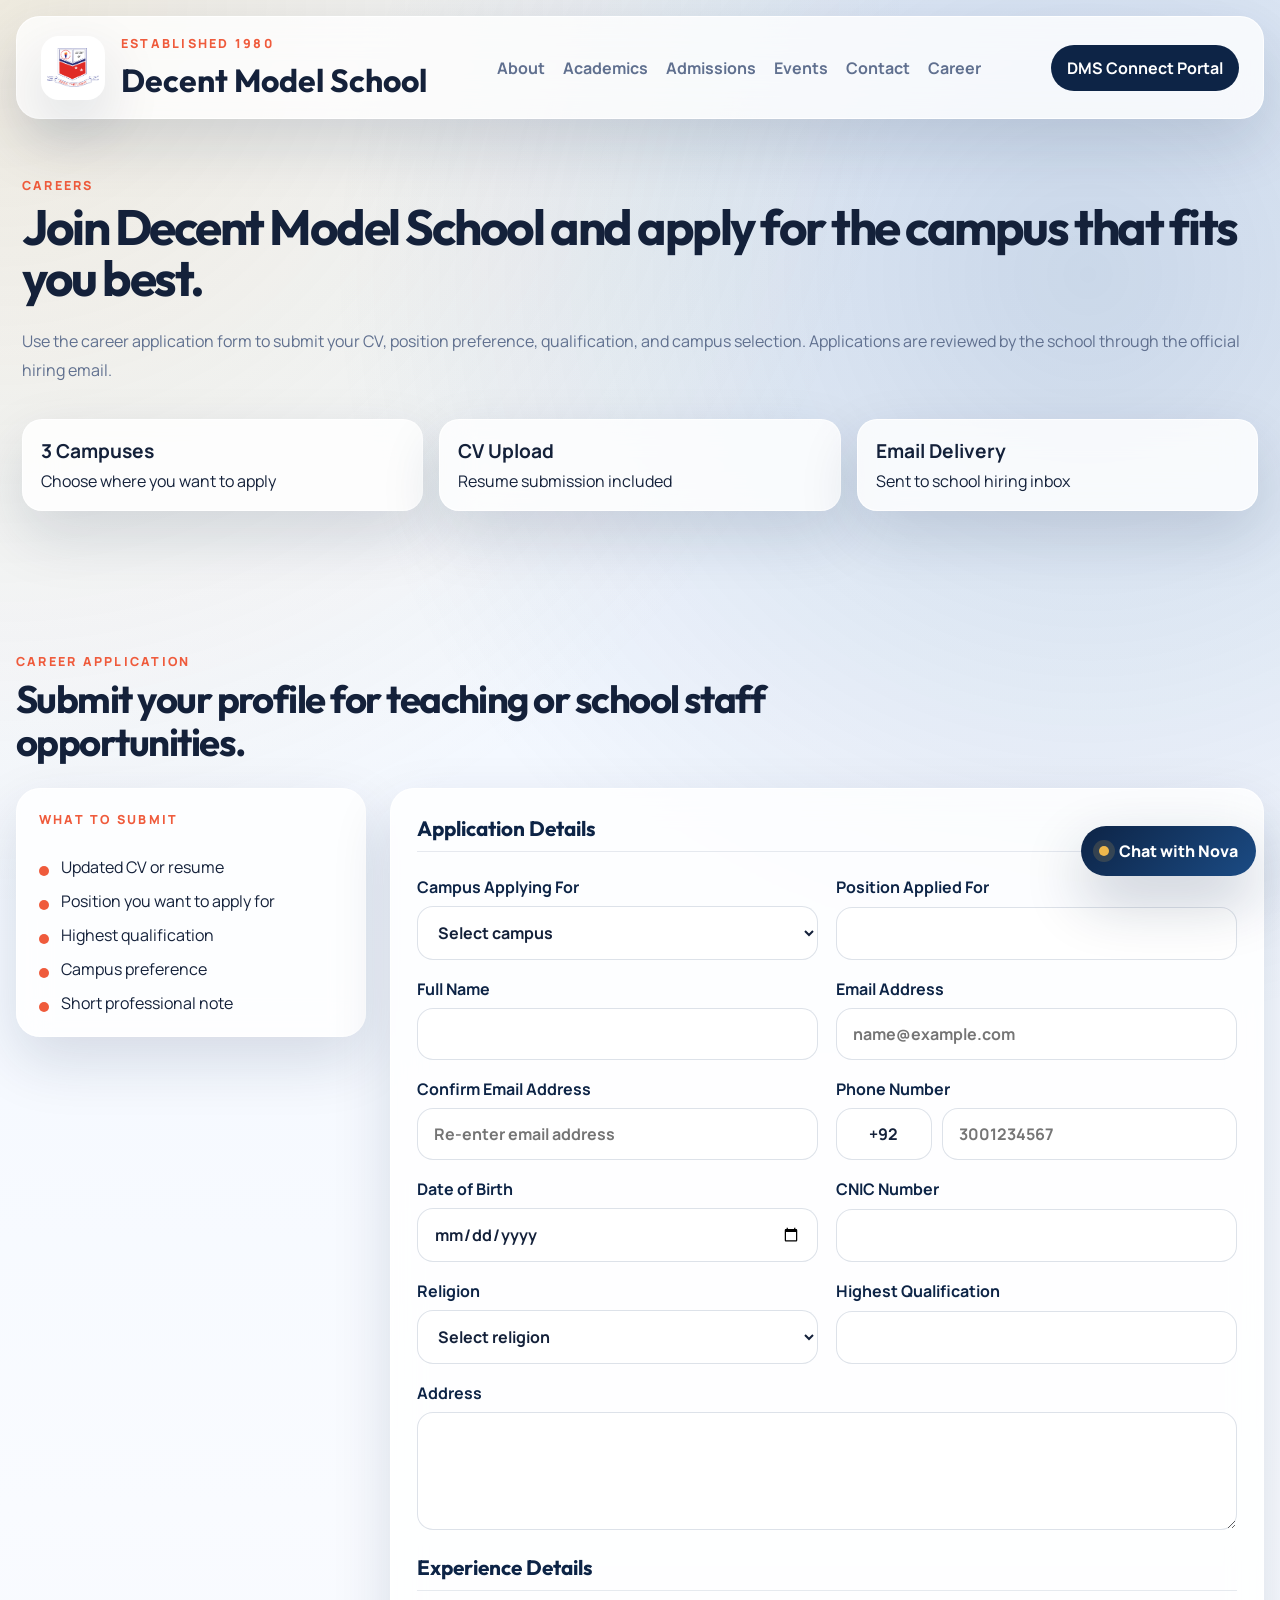
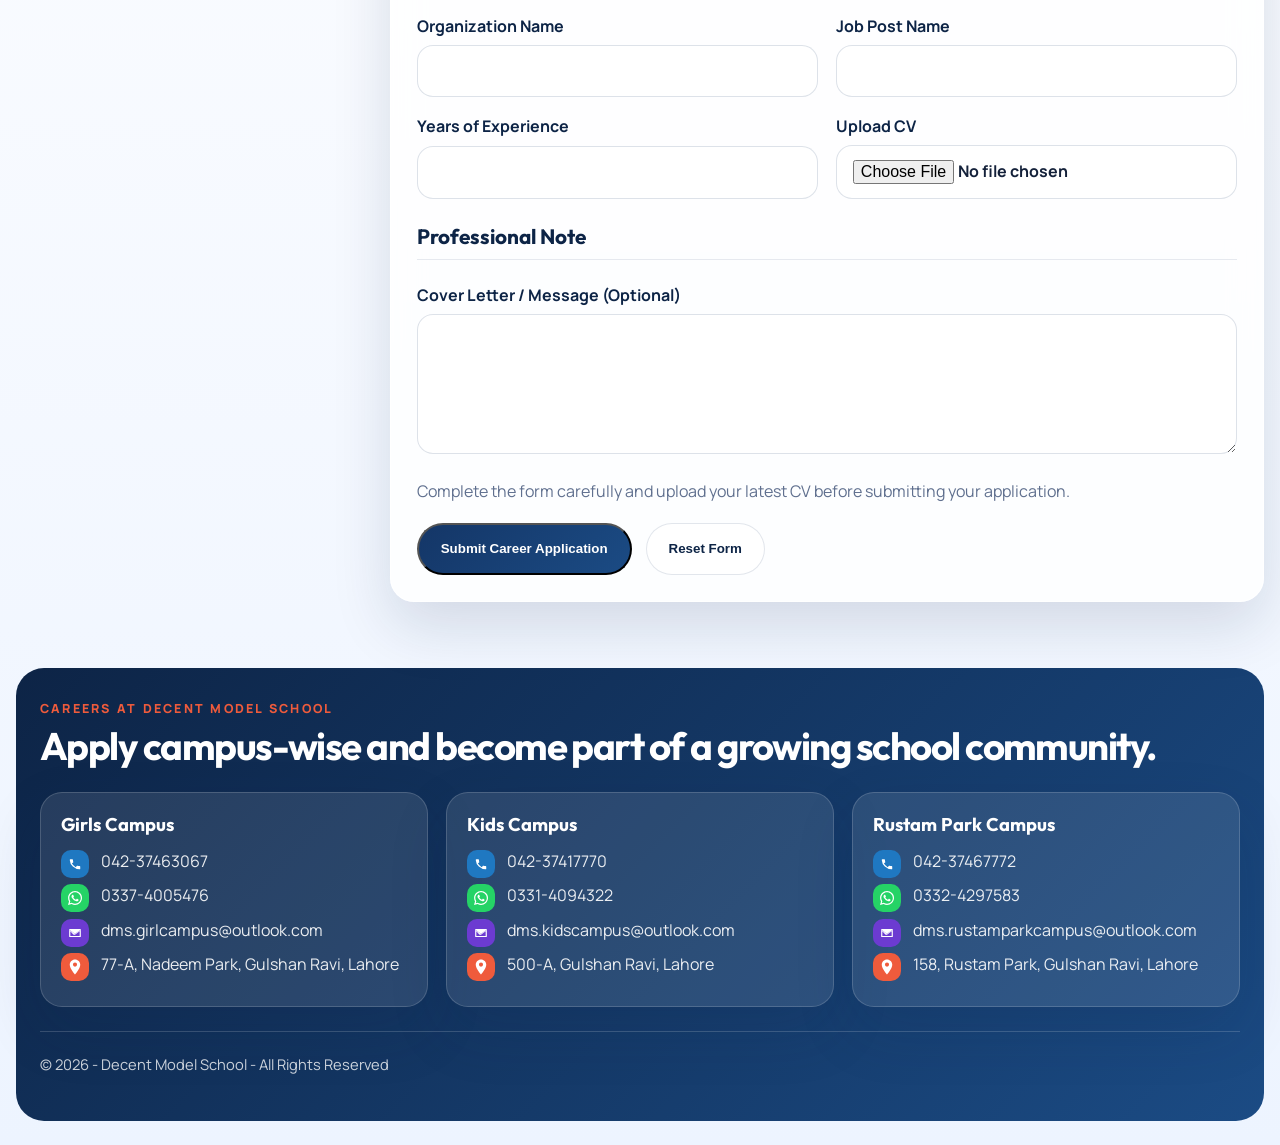
<file: careers/index.html>
﻿<!DOCTYPE html>
<html lang="en">
<head>
    <meta charset="UTF-8">
    <meta name="viewport" content="width=device-width, initial-scale=1.0">
    <title>Careers | Decent Model School</title>
    <meta name="description" content="Apply for jobs at Decent Model School by submitting your CV, campus preference, and professional details through the careers form.">
    <link rel="icon" type="image/png" href="../assets/images/logo.png">
    <link rel="preconnect" href="https://fonts.googleapis.com">
    <link rel="preconnect" href="https://fonts.gstatic.com" crossorigin>
    <link href="https://fonts.googleapis.com/css2?family=Manrope:wght@400;500;600;700;800&family=Outfit:wght@500;600;700;800&display=swap" rel="stylesheet">
    <link rel="stylesheet" href="../assets/css/styles.css?v=16">
</head>
<body data-page-depth="1">
    <div class="site-shell">
        <header class="topbar">
            <a class="brand-lockup" href="../">
                <img class="brand-logo" src="../assets/images/logo.png" alt="Decent Model School logo">
                <div>
                    <p class="eyebrow">Established 1980</p>
                    <h1>Decent Model School</h1>
                </div>
            </a>
            <nav class="main-nav" id="mainNav">
                <a href="../about/">About</a>
                <a href="../academics/">Academics</a>
                <a href="../admissions/">Admissions</a>
                <a href="../events/">Events</a>
                <a href="../contact/">Contact</a>
                <a href="../careers/">Career</a>
            </nav>
            <div class="nav-actions">
                <a class="portal-link" href="https://portal.decentmodelschool.com/">DMS Connect Portal</a>
                <button class="menu-toggle" id="menuToggle" aria-label="Open menu">
                    <span></span>
                    <span></span>
                </button>
            </div>
        </header>

        <main>
            <section class="hero admissions-hero">
                <div class="hero-copy reveal">
                    <p class="eyebrow">Careers</p>
                    <h2>Join Decent Model School and apply for the campus that fits you best.</h2>
                    <p class="hero-text">
                        Use the career application form to submit your CV, position preference, qualification, and
                        campus selection. Applications are reviewed by the school through the official hiring email.
                    </p>
                    <div class="hero-metrics">
                        <article>
                            <strong>3 Campuses</strong>
                            <span>Choose where you want to apply</span>
                        </article>
                        <article>
                            <strong>CV Upload</strong>
                            <span>Resume submission included</span>
                        </article>
                        <article>
                            <strong>Email Delivery</strong>
                            <span>Sent to school hiring inbox</span>
                        </article>
                    </div>
                </div>
            </section>

            <section class="section">
                <div class="section-heading reveal">
                    <p class="eyebrow">Career Application</p>
                    <h3>Submit your profile for teaching or school staff opportunities.</h3>
                </div>
                <div class="admission-layout">
                    <aside class="admission-sidebar reveal">
                        <div class="sidebar-card">
                            <p class="eyebrow">What to Submit</p>
                            <ul class="feature-list">
                                <li>Updated CV or resume</li>
                                <li>Position you want to apply for</li>
                                <li>Highest qualification</li>
                                <li>Campus preference</li>
                                <li>Short professional note</li>
                            </ul>
                        </div>
                    </aside>

                    <div class="admission-form-wrap reveal">
                        <form class="admission-form" id="careerForm" method="post" enctype="multipart/form-data" action="https://formsubmit.co/dms.girlcampus@outlook.com">
                            <input type="hidden" name="_subject" value="New DMS Career Application Submission">
                            <input type="hidden" name="_template" value="table">
                            <input type="hidden" name="_next" id="careerNextUrl" value="">
                            <input type="hidden" name="_url" id="careerFormUrl" value="">
                            <input type="hidden" name="_replyto" id="careerReplyTo" value="">
                            <input type="hidden" name="submission_timestamp" id="careerTimestamp" value="">
                            <input type="text" name="_honey" class="visually-hidden" tabindex="-1" autocomplete="off">
                            <div class="form-section-title">Application Details</div>
                            <div class="form-grid two-col">
                                <label>
                                    <span>Campus Applying For</span>
                                    <select id="careerCampusSelect" name="campus" required>
                                        <option value="">Select campus</option>
                                        <option value="Girls Campus" data-email="dms.girlcampus@outlook.com">Girls Campus</option>
                                        <option value="Kids Campus" data-email="dms.kidscampus@outlook.com">Kids Campus</option>
                                        <option value="Rustam Park Campus" data-email="dms.rustamparkcampus@outlook.com">Rustam Park Campus</option>
                                    </select>
                                </label>
                                <input type="hidden" name="routing_email" id="careerRoutingEmail" value="dms.girlcampus@outlook.com">
                                <label>
                                    <span>Position Applied For</span>
                                    <input type="text" name="position_applied_for" required>
                                </label>
                                <label>
                                    <span>Full Name</span>
                                    <input type="text" name="full_name" required>
                                </label>
                                <label>
                                    <span>Email Address</span>
                                    <input type="email" name="email" id="careerEmail" placeholder="name@example.com" required>
                                </label>
                                <label>
                                    <span>Confirm Email Address</span>
                                    <input type="email" name="confirm_email" id="careerConfirmEmail" placeholder="Re-enter email address" required>
                                </label>
                                <label>
                                    <span>Phone Number</span>
                                    <div class="input-pair">
                                        <input type="text" name="phone_country_code" value="+92" placeholder="+92" class="country-code-input" required>
                                        <input type="tel" name="phone" placeholder="3001234567" required>
                                    </div>
                                </label>
                                <label>
                                    <span>Date of Birth</span>
                                    <input type="date" name="date_of_birth" required>
                                </label>
                                <label>
                                    <span>CNIC Number</span>
                                    <input type="text" name="cnic_number" required>
                                </label>
                                <label>
                                    <span>Religion</span>
                                    <select name="religion" required>
                                        <option value="">Select religion</option>
                                        <option>Muslim</option>
                                        <option>Non-Muslim</option>
                                    </select>
                                </label>
                                <label>
                                    <span>Highest Qualification</span>
                                    <input type="text" name="highest_qualification" required>
                                </label>
                                <label style="grid-column: 1 / -1;">
                                    <span>Address</span>
                                    <textarea name="address" rows="4" required></textarea>
                                </label>
                            </div>

                            <div class="form-section-title">Experience Details</div>
                            <div class="form-grid two-col">
                                <label>
                                    <span>Organization Name</span>
                                    <input type="text" name="organization_name">
                                </label>
                                <label>
                                    <span>Job Post Name</span>
                                    <input type="text" name="job_post_name">
                                </label>
                                <label>
                                    <span>Years of Experience</span>
                                    <input type="text" name="years_of_experience">
                                </label>
                                <label>
                                    <span>Upload CV</span>
                                    <input type="file" name="cv_file" accept=".pdf,.doc,.docx" required>
                                </label>
                            </div>

                            <div class="form-section-title">Professional Note</div>
                            <div class="form-grid">
                                <label style="grid-column: 1 / -1;">
                                    <span>Cover Letter / Message (Optional)</span>
                                    <textarea name="cover_letter" rows="5"></textarea>
                                </label>
                            </div>

                            <div class="form-footer">
                                <p class="form-validation-note" id="careerValidationNote" hidden>Please make sure both email fields match before submitting.</p>
                                <div class="form-success-card" id="careerSuccessCard" hidden>
                                    <strong>Career form submitted</strong>
                                    <p>Please verify your email first. After activation, future career submissions will be delivered properly.</p>
                                </div>
                                <p id="careerSubmissionNote">Complete the form carefully and upload your latest CV before submitting your application.</p>
                                <div class="hero-actions">
                                    <button class="btn btn-primary" type="submit">Submit Career Application</button>
                                    <button class="btn btn-secondary" type="reset">Reset Form</button>
                                </div>
                            </div>
                        </form>
                    </div>
                </div>
            </section>
        </main>

        <footer class="site-footer" id="contact">
            <div class="footer-top">
                <div>
                    <p class="eyebrow">Careers at Decent Model School</p>
                    <h3>Apply campus-wise and become part of a growing school community.</h3>
                </div>
            </div>
            <div class="footer-campus-grid">
                <article class="footer-campus-card">
                    <h4>Girls Campus</h4>
                    <p>042-37463067</p>
                    <p>0337-4005476</p>
                    <p>dms.girlcampus@outlook.com</p>
                    <p>77-A, Nadeem Park, Gulshan Ravi, Lahore</p>
                </article>
                <article class="footer-campus-card">
                    <h4>Kids Campus</h4>
                    <p>042-37417770</p>
                    <p>0331-4094322</p>
                    <p>dms.kidscampus@outlook.com</p>
                    <p>500-A, Gulshan Ravi, Lahore</p>
                </article>
                <article class="footer-campus-card">
                    <h4>Rustam Park Campus</h4>
                    <p>042-37467772</p>
                    <p>0332-4297583</p>
                    <p>dms.rustamparkcampus@outlook.com</p>
                    <p>158, Rustam Park, Gulshan Ravi, Lahore</p>
                </article>
            </div>
            <div class="footer-bottom">
                <p>&copy; 2026 - Decent Model School - All Rights Reserved</p>
            </div>
        </footer>
    </div>

    <script src="../assets/js/script.js?v=15"></script>
</body>
</html>
</file>
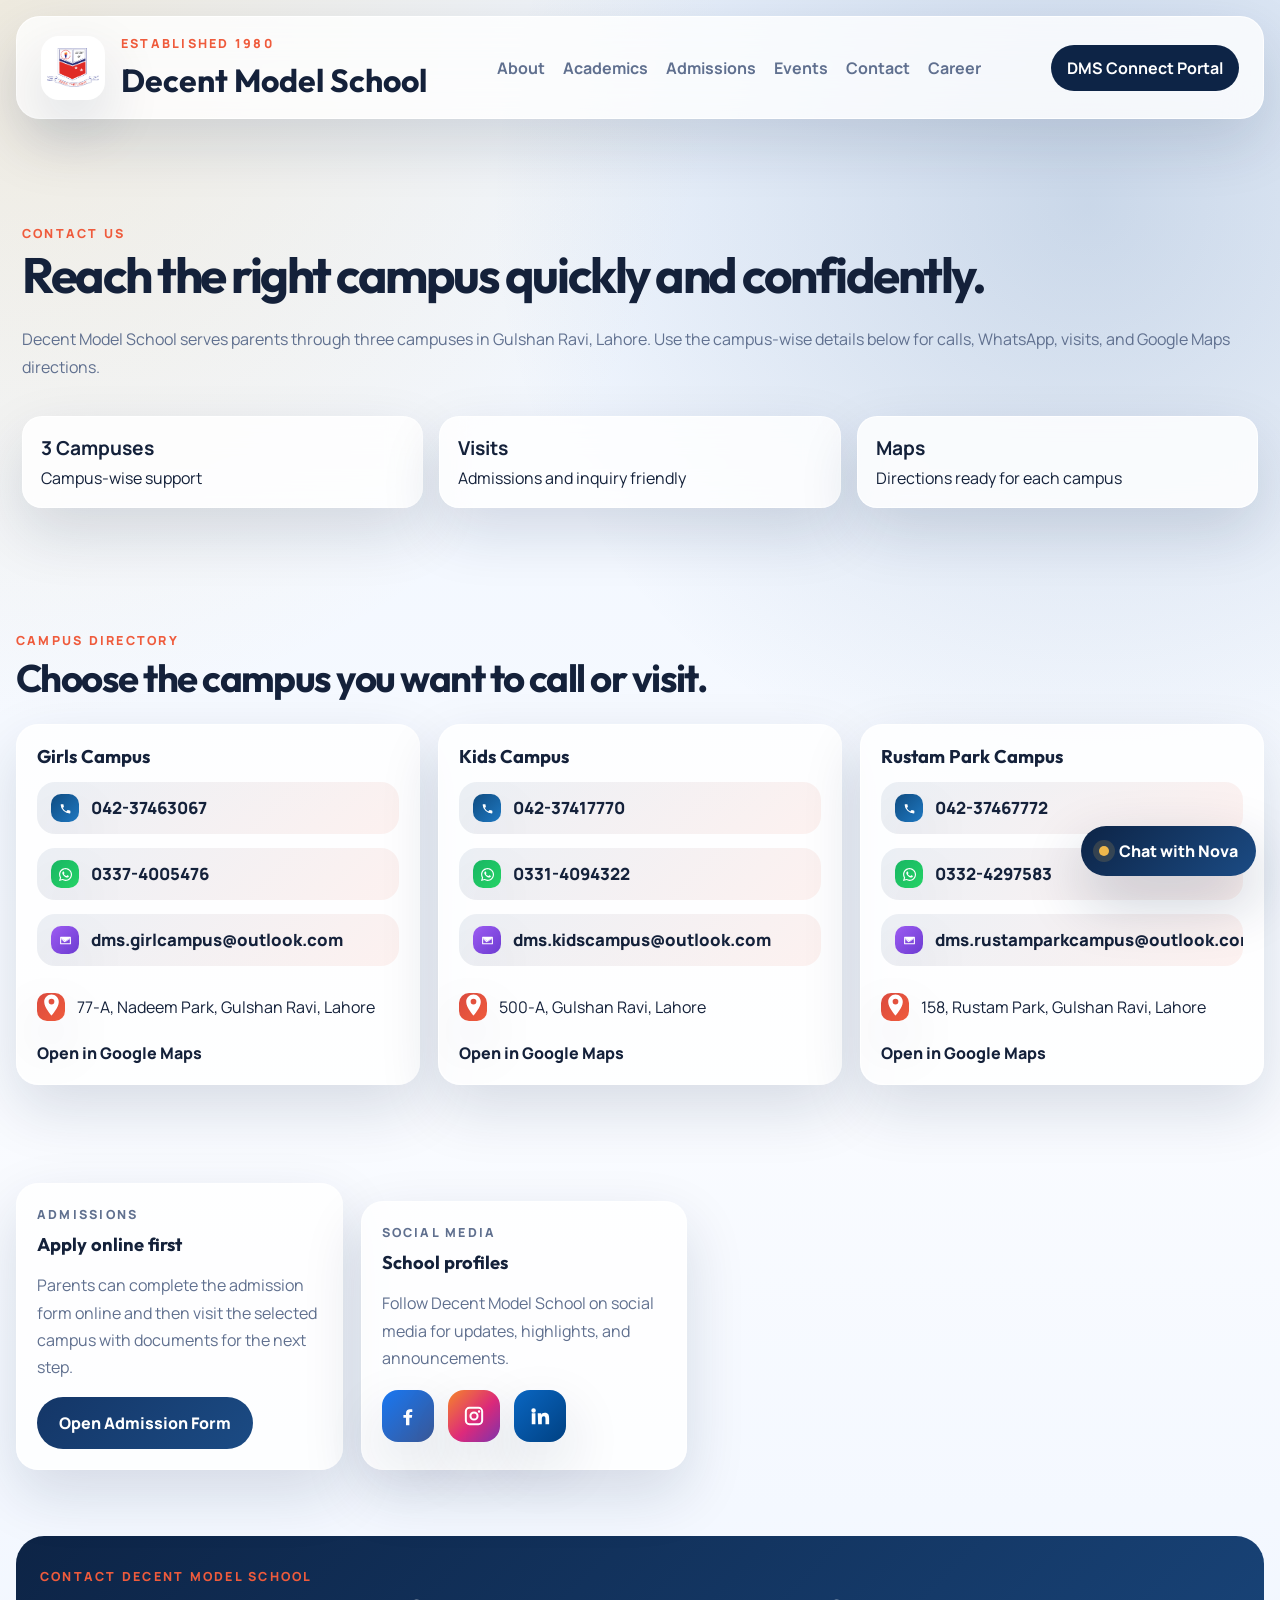
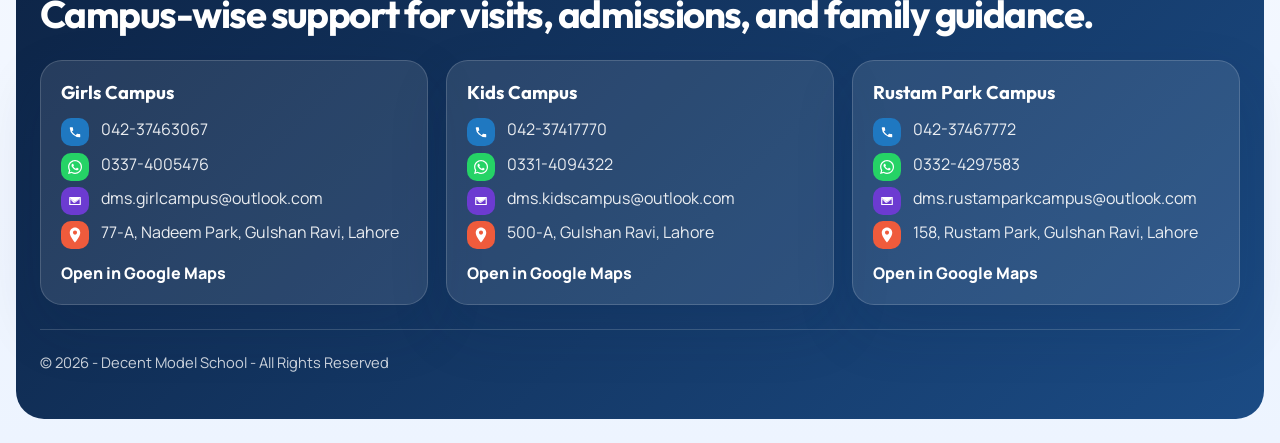
<file: contact/index.html>
﻿<!DOCTYPE html>
<html lang="en">
<head>
    <meta charset="UTF-8">
    <meta name="viewport" content="width=device-width, initial-scale=1.0">
    <title>Contact Us | Decent Model School</title>
    <meta name="description" content="Contact Decent Model School campus-wise for admissions, visits, and inquiries across Girls Campus, Kids Campus, and Rustam Park Campus.">
    <link rel="icon" type="image/png" href="../assets/images/logo.png">
    <link rel="preconnect" href="https://fonts.googleapis.com">
    <link rel="preconnect" href="https://fonts.gstatic.com" crossorigin>
    <link href="https://fonts.googleapis.com/css2?family=Manrope:wght@400;500;600;700;800&family=Outfit:wght@500;600;700;800&display=swap" rel="stylesheet">
    <link rel="stylesheet" href="../assets/css/styles.css?v=16">
</head>
<body data-page-depth="1">
    <div class="site-shell">
        <header class="topbar">
            <a class="brand-lockup" href="../">
                <img class="brand-logo" src="../assets/images/logo.png" alt="Decent Model School logo">
                <div>
                    <p class="eyebrow">Established 1980</p>
                    <h1>Decent Model School</h1>
                </div>
            </a>
            <nav class="main-nav" id="mainNav">
                <a href="../about/">About</a>
                <a href="../academics/">Academics</a>
                <a href="../admissions/">Admissions</a>
                <a href="../events/">Events</a>
                <a href="../contact/">Contact</a>
                <a href="../careers/">Career</a>
            </nav>
            <div class="nav-actions">
                <a class="portal-link" href="https://portal.decentmodelschool.com/">DMS Connect Portal</a>
                <button class="menu-toggle" id="menuToggle" aria-label="Open menu">
                    <span></span>
                    <span></span>
                </button>
            </div>
        </header>

        <main>
            <section class="section">
                <div class="hero-copy contact-intro reveal">
                    <p class="eyebrow">Contact Us</p>
                    <h2>Reach the right campus quickly and confidently.</h2>
                    <p class="hero-text">
                        Decent Model School serves parents through three campuses in Gulshan Ravi, Lahore. Use the
                        campus-wise details below for calls, WhatsApp, visits, and Google Maps directions.
                    </p>
                    <div class="hero-metrics">
                        <article>
                            <strong>3 Campuses</strong>
                            <span>Campus-wise support</span>
                        </article>
                        <article>
                            <strong>Visits</strong>
                            <span>Admissions and inquiry friendly</span>
                        </article>
                        <article>
                            <strong>Maps</strong>
                            <span>Directions ready for each campus</span>
                        </article>
                    </div>
                </div>
            </section>

            <section class="section">
                <div class="section-heading reveal">
                    <p class="eyebrow">Campus Directory</p>
                    <h3>Choose the campus you want to call or visit.</h3>
                </div>
                <div class="contact-grid">
                    <article class="contact-card reveal">
                        <h4>Girls Campus</h4>
                        <div class="contact-highlight contact-line">
                            <span class="contact-icon phone" aria-hidden="true">
                                <svg viewBox="0 0 24 24" aria-hidden="true"><path d="M6.62 10.79a15.46 15.46 0 0 0 6.59 6.59l2.2-2.2a1 1 0 0 1 1-.24 11.36 11.36 0 0 0 3.57.57 1 1 0 0 1 1 1V20a1 1 0 0 1-1 1A17 17 0 0 1 3 5a1 1 0 0 1 1-1h3.49a1 1 0 0 1 1 1 11.36 11.36 0 0 0 .57 3.57 1 1 0 0 1-.25 1.01Z"/></svg>
                            </span>
                            <div class="contact-line-body">
                                <a href="tel:04237463067">042-37463067</a>
                            </div>
                        </div>
                        <div class="contact-highlight contact-line">
                            <span class="contact-icon whatsapp" aria-hidden="true">
                                <svg viewBox="0 0 24 24" aria-hidden="true"><path d="M20.52 3.48A11.86 11.86 0 0 0 12.07 0C5.5 0 .14 5.35.14 11.93c0 2.1.55 4.15 1.59 5.96L0 24l6.28-1.65a11.8 11.8 0 0 0 5.79 1.48h.01c6.57 0 11.93-5.35 11.93-11.93 0-3.19-1.24-6.18-3.49-8.42ZM12.08 21.8h-.01a9.8 9.8 0 0 1-4.99-1.36l-.36-.21-3.72.98 1-3.62-.23-.37a9.83 9.83 0 0 1-1.5-5.27c0-5.42 4.41-9.83 9.84-9.83 2.62 0 5.08 1.02 6.93 2.87a9.74 9.74 0 0 1 2.88 6.95c0 5.42-4.41 9.83-9.84 9.83Zm5.39-7.36c-.3-.15-1.77-.87-2.04-.97-.27-.1-.47-.15-.66.15-.2.3-.76.97-.94 1.17-.17.2-.35.22-.64.07-.3-.15-1.25-.46-2.39-1.47-.88-.79-1.48-1.76-1.65-2.06-.17-.3-.02-.46.13-.61.13-.13.3-.35.44-.52.15-.17.2-.3.3-.5.1-.2.05-.37-.02-.52-.08-.15-.67-1.62-.92-2.22-.24-.58-.49-.5-.67-.51h-.57c-.2 0-.52.08-.79.37-.27.3-1.04 1.02-1.04 2.48 0 1.47 1.07 2.89 1.22 3.09.15.2 2.1 3.21 5.08 4.5.71.31 1.27.49 1.7.63.71.22 1.36.19 1.87.12.57-.08 1.77-.72 2.02-1.42.25-.69.25-1.29.17-1.42-.07-.12-.27-.2-.57-.34Z"/></svg>
                            </span>
                            <div class="contact-line-body">
                                <a href="https://wa.me/923374005476" target="_blank" rel="noopener noreferrer">0337-4005476</a>
                            </div>
                        </div>
                        <div class="contact-highlight contact-line">
                            <span class="contact-icon email" aria-hidden="true">
                                <svg viewBox="0 0 24 24" aria-hidden="true"><path d="M3 5h18a1 1 0 0 1 1 1v12a1 1 0 0 1-1 1H3a1 1 0 0 1-1-1V6a1 1 0 0 1 1-1Zm0 2v.24l9 6.43 9-6.43V7l-8.42 6.01a1 1 0 0 1-1.16 0L3 7.01ZM4 17h16V9.18l-7.42 5.3a3 3 0 0 1-3.48 0L4 9.18V17Z"/></svg>
                            </span>
                            <div class="contact-line-body">
                                <a href="mailto:dms.girlcampus@outlook.com">dms.girlcampus@outlook.com</a>
                            </div>
                        </div>
                        <div class="contact-address">
                            <span class="contact-icon location" aria-hidden="true">
                                <svg viewBox="0 0 24 24" aria-hidden="true"><path d="M12 2C8.13 2 5 5.13 5 9c0 5.25 7 13 7 13s7-7.75 7-13c0-3.87-3.13-7-7-7Zm0 9.5A2.5 2.5 0 1 1 12 6a2.5 2.5 0 0 1 0 5.5Z"/></svg>
                            </span>
                            <p class="contact-line-body"><span>77-A, Nadeem Park, Gulshan Ravi, Lahore</span></p>
                        </div>
                        <a class="map-link" href="https://www.google.com/maps/search/?api=1&amp;query=77-A%2C+Nadeem+Park%2C+Gulshan+Ravi%2C+Lahore" target="_blank" rel="noopener noreferrer">Open in Google Maps</a>
                    </article>
                    <article class="contact-card reveal">
                        <h4>Kids Campus</h4>
                        <div class="contact-highlight contact-line">
                            <span class="contact-icon phone" aria-hidden="true">
                                <svg viewBox="0 0 24 24" aria-hidden="true"><path d="M6.62 10.79a15.46 15.46 0 0 0 6.59 6.59l2.2-2.2a1 1 0 0 1 1-.24 11.36 11.36 0 0 0 3.57.57 1 1 0 0 1 1 1V20a1 1 0 0 1-1 1A17 17 0 0 1 3 5a1 1 0 0 1 1-1h3.49a1 1 0 0 1 1 1 11.36 11.36 0 0 0 .57 3.57 1 1 0 0 1-.25 1.01Z"/></svg>
                            </span>
                            <div class="contact-line-body">
                                <a href="tel:04237417770">042-37417770</a>
                            </div>
                        </div>
                        <div class="contact-highlight contact-line">
                            <span class="contact-icon whatsapp" aria-hidden="true">
                                <svg viewBox="0 0 24 24" aria-hidden="true"><path d="M20.52 3.48A11.86 11.86 0 0 0 12.07 0C5.5 0 .14 5.35.14 11.93c0 2.1.55 4.15 1.59 5.96L0 24l6.28-1.65a11.8 11.8 0 0 0 5.79 1.48h.01c6.57 0 11.93-5.35 11.93-11.93 0-3.19-1.24-6.18-3.49-8.42ZM12.08 21.8h-.01a9.8 9.8 0 0 1-4.99-1.36l-.36-.21-3.72.98 1-3.62-.23-.37a9.83 9.83 0 0 1-1.5-5.27c0-5.42 4.41-9.83 9.84-9.83 2.62 0 5.08 1.02 6.93 2.87a9.74 9.74 0 0 1 2.88 6.95c0 5.42-4.41 9.83-9.84 9.83Zm5.39-7.36c-.3-.15-1.77-.87-2.04-.97-.27-.1-.47-.15-.66.15-.2.3-.76.97-.94 1.17-.17.2-.35.22-.64.07-.3-.15-1.25-.46-2.39-1.47-.88-.79-1.48-1.76-1.65-2.06-.17-.3-.02-.46.13-.61.13-.13.3-.35.44-.52.15-.17.2-.3.3-.5.1-.2.05-.37-.02-.52-.08-.15-.67-1.62-.92-2.22-.24-.58-.49-.5-.67-.51h-.57c-.2 0-.52.08-.79.37-.27.3-1.04 1.02-1.04 2.48 0 1.47 1.07 2.89 1.22 3.09.15.2 2.1 3.21 5.08 4.5.71.31 1.27.49 1.7.63.71.22 1.36.19 1.87.12.57-.08 1.77-.72 2.02-1.42.25-.69.25-1.29.17-1.42-.07-.12-.27-.2-.57-.34Z"/></svg>
                            </span>
                            <div class="contact-line-body">
                                <a href="https://wa.me/923314094322" target="_blank" rel="noopener noreferrer">0331-4094322</a>
                            </div>
                        </div>
                        <div class="contact-highlight contact-line">
                            <span class="contact-icon email" aria-hidden="true">
                                <svg viewBox="0 0 24 24" aria-hidden="true"><path d="M3 5h18a1 1 0 0 1 1 1v12a1 1 0 0 1-1 1H3a1 1 0 0 1-1-1V6a1 1 0 0 1 1-1Zm0 2v.24l9 6.43 9-6.43V7l-8.42 6.01a1 1 0 0 1-1.16 0L3 7.01ZM4 17h16V9.18l-7.42 5.3a3 3 0 0 1-3.48 0L4 9.18V17Z"/></svg>
                            </span>
                            <div class="contact-line-body">
                                <a href="mailto:dms.kidscampus@outlook.com">dms.kidscampus@outlook.com</a>
                            </div>
                        </div>
                        <div class="contact-address">
                            <span class="contact-icon location" aria-hidden="true">
                                <svg viewBox="0 0 24 24" aria-hidden="true"><path d="M12 2C8.13 2 5 5.13 5 9c0 5.25 7 13 7 13s7-7.75 7-13c0-3.87-3.13-7-7-7Zm0 9.5A2.5 2.5 0 1 1 12 6a2.5 2.5 0 0 1 0 5.5Z"/></svg>
                            </span>
                            <p class="contact-line-body"><span>500-A, Gulshan Ravi, Lahore</span></p>
                        </div>
                        <a class="map-link" href="https://www.google.com/maps/search/?api=1&amp;query=500-A%2C+Gulshan+Ravi%2C+Lahore" target="_blank" rel="noopener noreferrer">Open in Google Maps</a>
                    </article>
                    <article class="contact-card reveal">
                        <h4>Rustam Park Campus</h4>
                        <div class="contact-highlight contact-line">
                            <span class="contact-icon phone" aria-hidden="true">
                                <svg viewBox="0 0 24 24" aria-hidden="true"><path d="M6.62 10.79a15.46 15.46 0 0 0 6.59 6.59l2.2-2.2a1 1 0 0 1 1-.24 11.36 11.36 0 0 0 3.57.57 1 1 0 0 1 1 1V20a1 1 0 0 1-1 1A17 17 0 0 1 3 5a1 1 0 0 1 1-1h3.49a1 1 0 0 1 1 1 11.36 11.36 0 0 0 .57 3.57 1 1 0 0 1-.25 1.01Z"/></svg>
                            </span>
                            <div class="contact-line-body">
                                <a href="tel:04237467772">042-37467772</a>
                            </div>
                        </div>
                        <div class="contact-highlight contact-line">
                            <span class="contact-icon whatsapp" aria-hidden="true">
                                <svg viewBox="0 0 24 24" aria-hidden="true"><path d="M20.52 3.48A11.86 11.86 0 0 0 12.07 0C5.5 0 .14 5.35.14 11.93c0 2.1.55 4.15 1.59 5.96L0 24l6.28-1.65a11.8 11.8 0 0 0 5.79 1.48h.01c6.57 0 11.93-5.35 11.93-11.93 0-3.19-1.24-6.18-3.49-8.42ZM12.08 21.8h-.01a9.8 9.8 0 0 1-4.99-1.36l-.36-.21-3.72.98 1-3.62-.23-.37a9.83 9.83 0 0 1-1.5-5.27c0-5.42 4.41-9.83 9.84-9.83 2.62 0 5.08 1.02 6.93 2.87a9.74 9.74 0 0 1 2.88 6.95c0 5.42-4.41 9.83-9.84 9.83Zm5.39-7.36c-.3-.15-1.77-.87-2.04-.97-.27-.1-.47-.15-.66.15-.2.3-.76.97-.94 1.17-.17.2-.35.22-.64.07-.3-.15-1.25-.46-2.39-1.47-.88-.79-1.48-1.76-1.65-2.06-.17-.3-.02-.46.13-.61.13-.13.3-.35.44-.52.15-.17.2-.3.3-.5.1-.2.05-.37-.02-.52-.08-.15-.67-1.62-.92-2.22-.24-.58-.49-.5-.67-.51h-.57c-.2 0-.52.08-.79.37-.27.3-1.04 1.02-1.04 2.48 0 1.47 1.07 2.89 1.22 3.09.15.2 2.1 3.21 5.08 4.5.71.31 1.27.49 1.7.63.71.22 1.36.19 1.87.12.57-.08 1.77-.72 2.02-1.42.25-.69.25-1.29.17-1.42-.07-.12-.27-.2-.57-.34Z"/></svg>
                            </span>
                            <div class="contact-line-body">
                                <a href="https://wa.me/923324297583" target="_blank" rel="noopener noreferrer">0332-4297583</a>
                            </div>
                        </div>
                        <div class="contact-highlight contact-line">
                            <span class="contact-icon email" aria-hidden="true">
                                <svg viewBox="0 0 24 24" aria-hidden="true"><path d="M3 5h18a1 1 0 0 1 1 1v12a1 1 0 0 1-1 1H3a1 1 0 0 1-1-1V6a1 1 0 0 1 1-1Zm0 2v.24l9 6.43 9-6.43V7l-8.42 6.01a1 1 0 0 1-1.16 0L3 7.01ZM4 17h16V9.18l-7.42 5.3a3 3 0 0 1-3.48 0L4 9.18V17Z"/></svg>
                            </span>
                            <div class="contact-line-body">
                                <a href="mailto:dms.rustamparkcampus@outlook.com">dms.rustamparkcampus@outlook.com</a>
                            </div>
                        </div>
                        <div class="contact-address">
                            <span class="contact-icon location" aria-hidden="true">
                                <svg viewBox="0 0 24 24" aria-hidden="true"><path d="M12 2C8.13 2 5 5.13 5 9c0 5.25 7 13 7 13s7-7.75 7-13c0-3.87-3.13-7-7-7Zm0 9.5A2.5 2.5 0 1 1 12 6a2.5 2.5 0 0 1 0 5.5Z"/></svg>
                            </span>
                            <p class="contact-line-body"><span>158, Rustam Park, Gulshan Ravi, Lahore</span></p>
                        </div>
                        <a class="map-link" href="https://www.google.com/maps/search/?api=1&amp;query=158%2C+Rustam+Park%2C+Gulshan+Ravi%2C+Lahore" target="_blank" rel="noopener noreferrer">Open in Google Maps</a>
                    </article>
                </div>
            </section>

            <section class="section">
                <div class="contact-layout">
                    <div class="contact-showcase">
                        <div class="contact-extra-card reveal">
                            <p class="eyebrow">Admissions</p>
                            <h4>Apply online first</h4>
                            <p>Parents can complete the admission form online and then visit the selected campus with documents for the next step.</p>
                            <a class="btn btn-primary" href="../admissions/">Open Admission Form</a>
                        </div>
                        <div class="contact-extra-card reveal">
                            <p class="eyebrow">Social Media</p>
                            <h4>School profiles</h4>
                            <p>Follow Decent Model School on social media for updates, highlights, and announcements.</p>
                            <div class="social-row">
                                <a class="social-pill facebook" aria-label="Facebook" href="https://www.facebook.com/share/1AWssbtzVX/?mibextid=wwXIfr" target="_blank" rel="noopener noreferrer">
                                    <svg viewBox="0 0 24 24" aria-hidden="true"><path d="M13.5 22v-8h2.7l.4-3h-3.1V9.1c0-.9.3-1.6 1.6-1.6H16.7V4.8c-.3 0-1.4-.1-2.6-.1-2.6 0-4.3 1.6-4.3 4.5V11H7v3h2.8v8h3.7Z"/></svg>
                                </a>
                                <a class="social-pill instagram" aria-label="Instagram" href="https://www.instagram.com/decent_model_school_official?igsh=MTBhNG01d3g4dW12Zw==" target="_blank" rel="noopener noreferrer">
                                    <svg viewBox="0 0 24 24" aria-hidden="true"><path d="M7 2h10a5 5 0 0 1 5 5v10a5 5 0 0 1-5 5H7a5 5 0 0 1-5-5V7a5 5 0 0 1 5-5Zm0 2.2A2.8 2.8 0 0 0 4.2 7v10A2.8 2.8 0 0 0 7 19.8h10a2.8 2.8 0 0 0 2.8-2.8V7A2.8 2.8 0 0 0 17 4.2H7Zm10.5 1.6a1.3 1.3 0 1 1 0 2.6 1.3 1.3 0 0 1 0-2.6ZM12 7a5 5 0 1 1 0 10 5 5 0 0 1 0-10Zm0 2.2A2.8 2.8 0 1 0 12 14.8 2.8 2.8 0 0 0 12 9.2Z"/></svg>
                                </a>
                                <a class="social-pill linkedin" aria-label="LinkedIn" href="https://www.linkedin.com/company/decent-model-school/" target="_blank" rel="noopener noreferrer">
                                    <svg viewBox="0 0 24 24" aria-hidden="true"><path d="M4.98 3.5A2.48 2.48 0 1 1 5 8.46a2.48 2.48 0 0 1-.02-4.96ZM3 9h4v12H3Zm6.5 0h3.8v1.64h.05c.53-1 1.84-2.06 3.8-2.06 4.06 0 4.81 2.67 4.81 6.14V21h-4v-5.57c0-1.33-.03-3.04-1.85-3.04-1.85 0-2.13 1.45-2.13 2.95V21h-4Z"/></svg>
                                </a>
                            </div>
                        </div>
                    </div>
                </div>
            </section>
        </main>

        <footer class="site-footer" id="contact">
            <div class="footer-top">
                <div>
                    <p class="eyebrow">Contact Decent Model School</p>
                    <h3>Campus-wise support for visits, admissions, and family guidance.</h3>
                </div>
            </div>
            <div class="footer-campus-grid">
                <article class="footer-campus-card">
                    <h4>Girls Campus</h4>
                    <p>042-37463067</p>
                    <p>0337-4005476</p>
                    <p>dms.girlcampus@outlook.com</p>
                    <p>77-A, Nadeem Park, Gulshan Ravi, Lahore</p>
                    <a class="map-link" href="https://www.google.com/maps/search/?api=1&amp;query=77-A%2C+Nadeem+Park%2C+Gulshan+Ravi%2C+Lahore" target="_blank" rel="noopener noreferrer">Open in Google Maps</a>
                </article>
                <article class="footer-campus-card">
                    <h4>Kids Campus</h4>
                    <p>042-37417770</p>
                    <p>0331-4094322</p>
                    <p>dms.kidscampus@outlook.com</p>
                    <p>500-A, Gulshan Ravi, Lahore</p>
                    <a class="map-link" href="https://www.google.com/maps/search/?api=1&amp;query=500-A%2C+Gulshan+Ravi%2C+Lahore" target="_blank" rel="noopener noreferrer">Open in Google Maps</a>
                </article>
                <article class="footer-campus-card">
                    <h4>Rustam Park Campus</h4>
                    <p>042-37467772</p>
                    <p>0332-4297583</p>
                    <p>dms.rustamparkcampus@outlook.com</p>
                    <p>158, Rustam Park, Gulshan Ravi, Lahore</p>
                    <a class="map-link" href="https://www.google.com/maps/search/?api=1&amp;query=158%2C+Rustam+Park%2C+Gulshan+Ravi%2C+Lahore" target="_blank" rel="noopener noreferrer">Open in Google Maps</a>
                </article>
            </div>
            <div class="footer-bottom">
                <p>&copy; 2026 - Decent Model School - All Rights Reserved</p>
            </div>
        </footer>
    </div>

    <script src="../assets/js/script.js?v=15"></script>
</body>
</html>
</file>
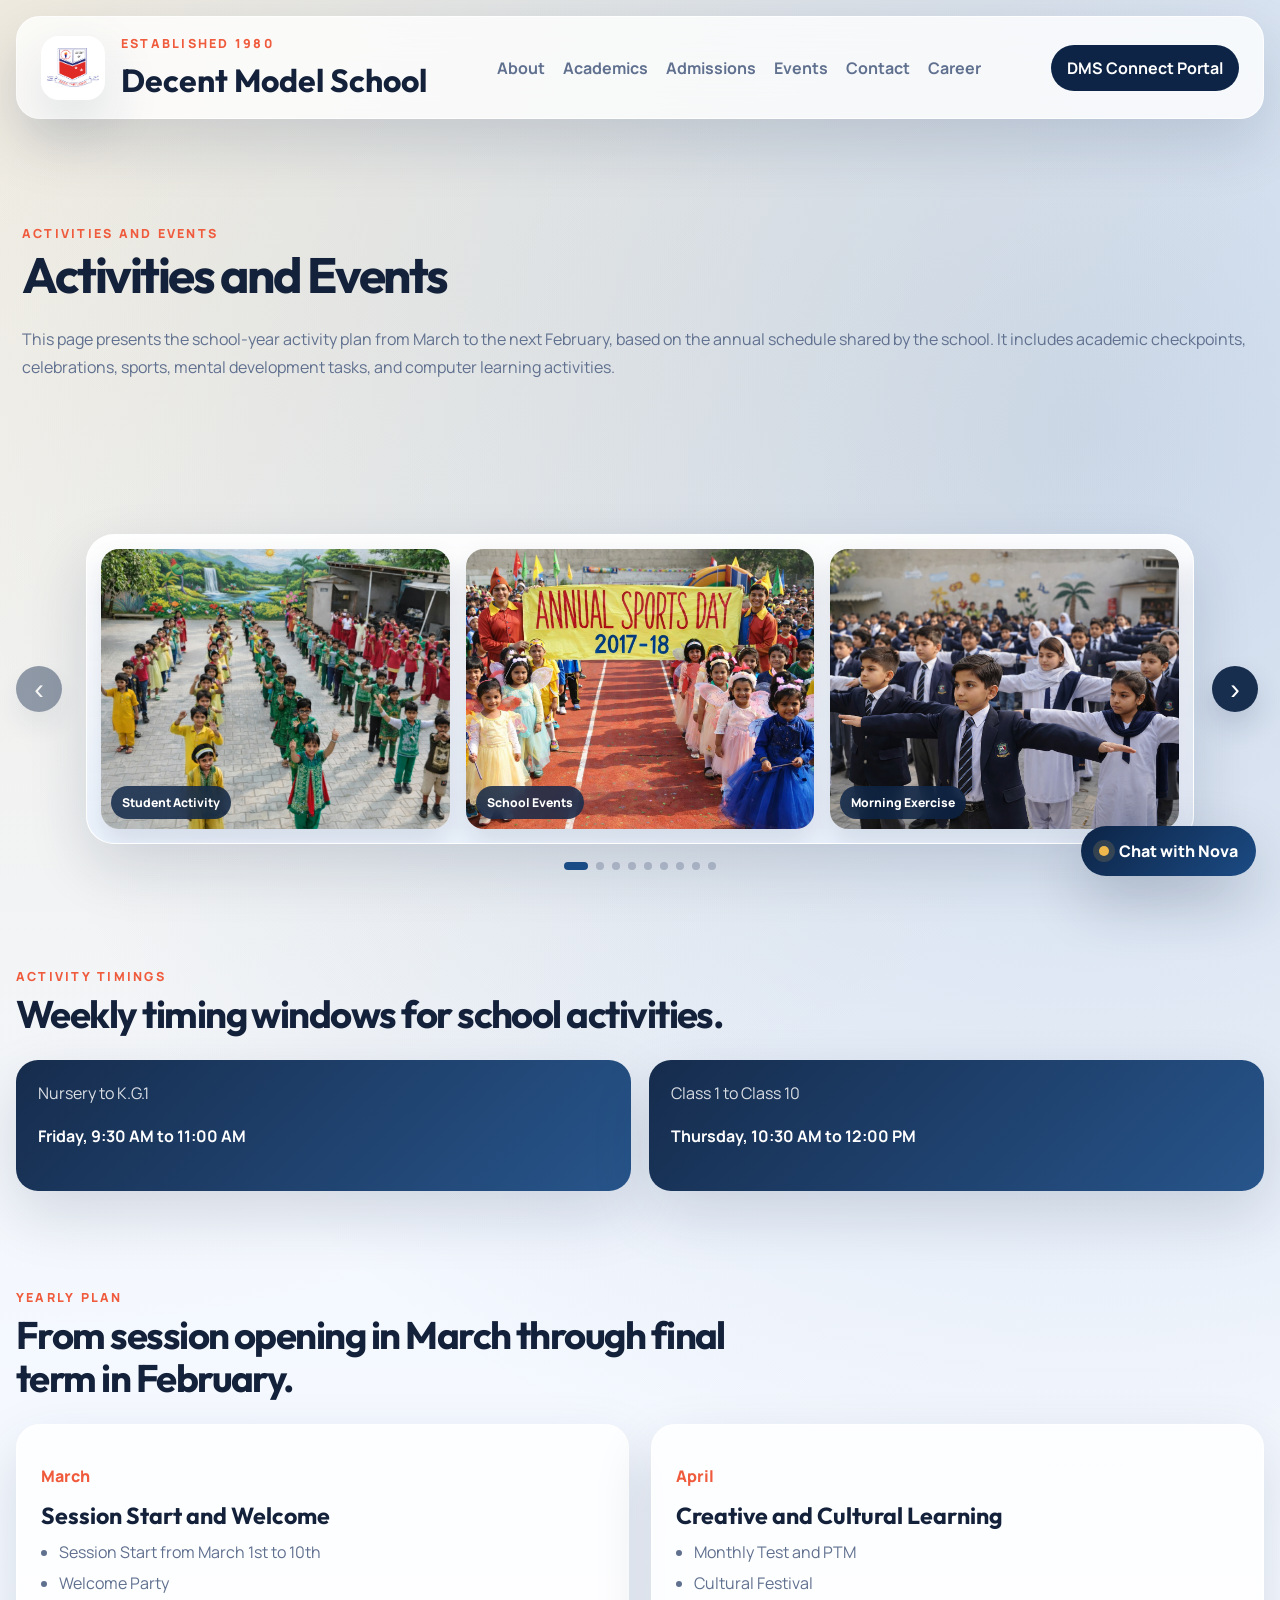
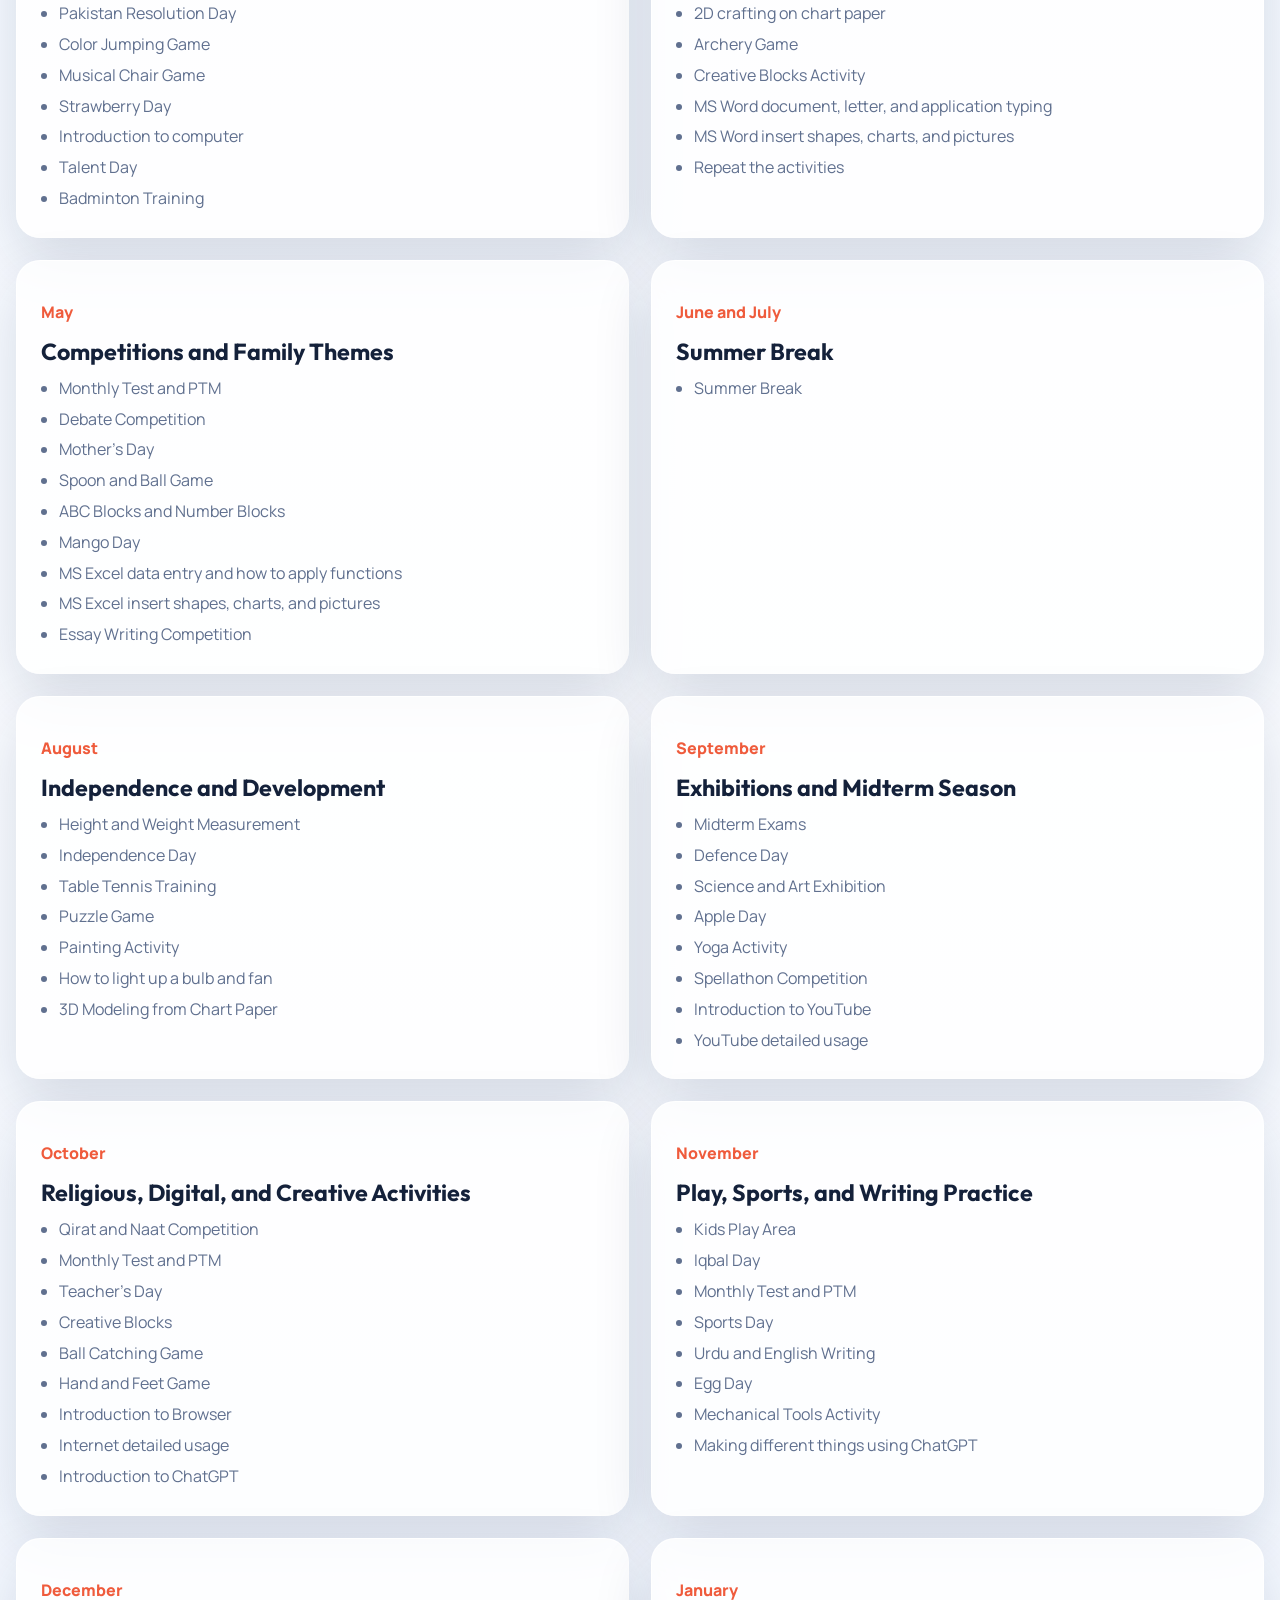
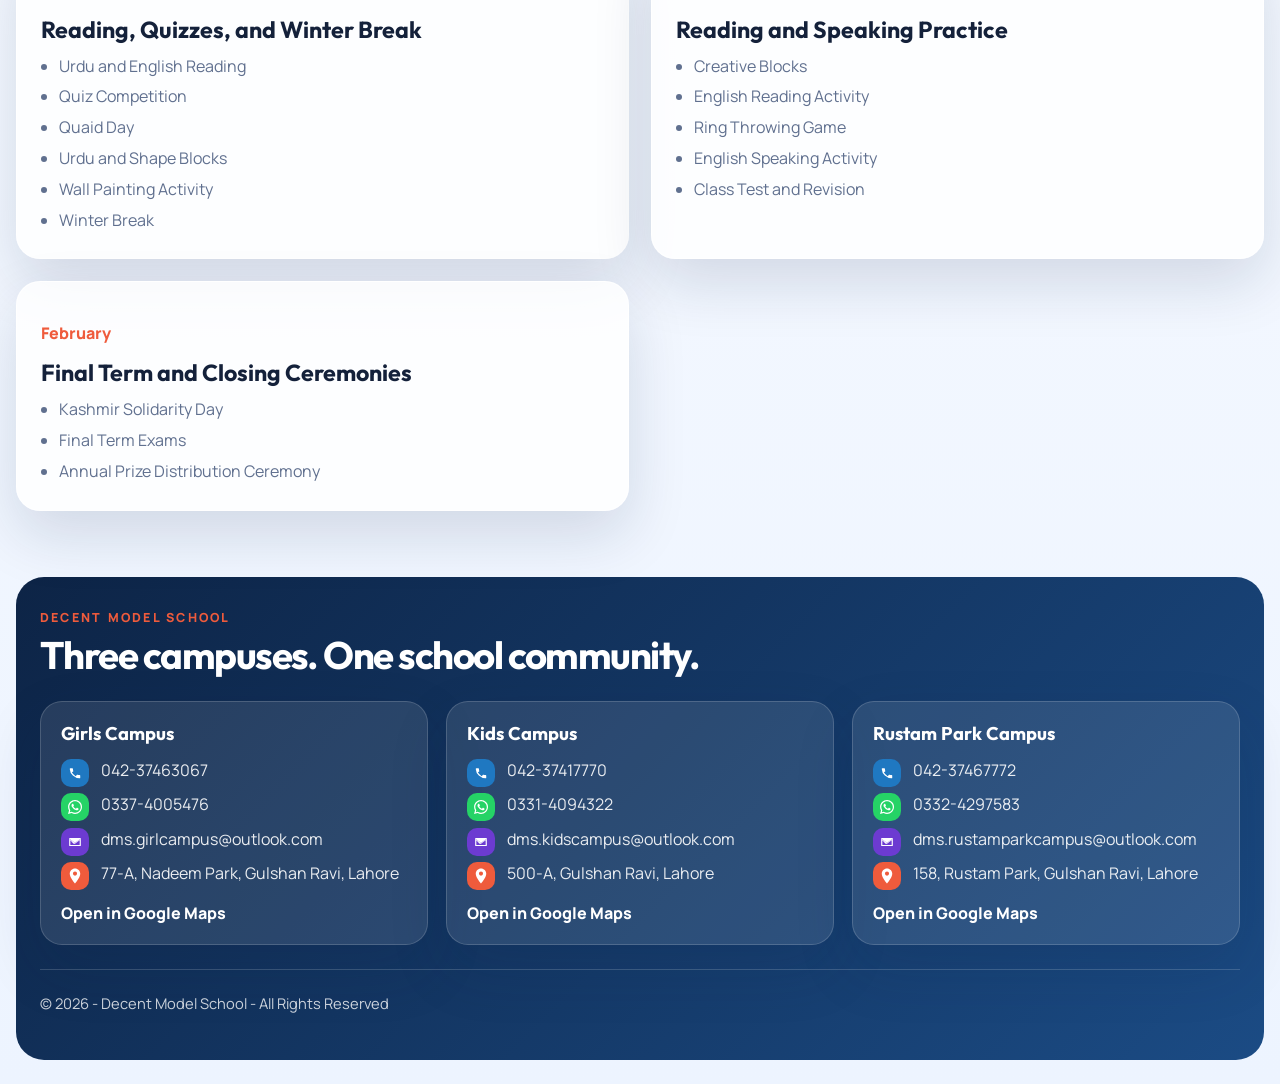
<file: events/index.html>
﻿<!DOCTYPE html>
<html lang="en">
<head>
    <meta charset="UTF-8">
    <meta name="viewport" content="width=device-width, initial-scale=1.0">
    <title>Activities and Events | Decent Model School</title>
    <meta name="description" content="View Decent Model School's yearly activities and events calendar from March to February across academics, competitions, celebrations, sports, and computer learning.">
    <link rel="icon" type="image/png" href="../assets/images/logo.png">
    <link rel="preconnect" href="https://fonts.googleapis.com">
    <link rel="preconnect" href="https://fonts.gstatic.com" crossorigin>
    <link href="https://fonts.googleapis.com/css2?family=Manrope:wght@400;500;600;700;800&family=Outfit:wght@500;600;700;800&display=swap" rel="stylesheet">
    <link rel="stylesheet" href="../assets/css/styles.css?v=16">
</head>
<body data-page-depth="1">
    <div class="site-shell">
        <header class="topbar">
            <a class="brand-lockup" href="../">
                <img class="brand-logo" src="../assets/images/logo.png" alt="Decent Model School logo">
                <div>
                    <p class="eyebrow">Established 1980</p>
                    <h1>Decent Model School</h1>
                </div>
            </a>
            <nav class="main-nav" id="mainNav">
                <a href="../about/">About</a>
                <a href="../academics/">Academics</a>
                <a href="../admissions/">Admissions</a>
                <a href="../events/">Events</a>
                <a href="../contact/">Contact</a>
                <a href="../careers/">Career</a>
            </nav>
            <div class="nav-actions">
                <a class="portal-link" href="https://portal.decentmodelschool.com/">DMS Connect Portal</a>
                <button class="menu-toggle" id="menuToggle" aria-label="Open menu">
                    <span></span>
                    <span></span>
                </button>
            </div>
        </header>

        <main>
            <section class="section">
                <div class="hero-copy events-hero reveal">
                    <p class="eyebrow">Activities and Events</p>
                    <h2>Activities and Events</h2>
                    <p class="hero-text">
                        This page presents the school-year activity plan from March to the next February, based on the
                        annual schedule shared by the school. It includes academic checkpoints, celebrations, sports,
                        mental development tasks, and computer learning activities.
                    </p>
                </div>
            </section>

            <section class="section">
                <div class="events-carousel reveal" data-carousel>
                    <button class="carousel-arrow carousel-arrow-left" type="button" aria-label="Previous images" data-carousel-prev>
                        &#8249;
                    </button>
                    <div class="events-gallery">
                        <div class="events-gallery-track" data-carousel-track>
                            <article class="events-gallery-card">
                                <img src="../assets/images/Event%20Photo.png" alt="School event activity">
                                <span>Student Activity</span>
                            </article>
                            <article class="events-gallery-card">
                                <img src="../assets/images/Student%20Activity%20Image%20Placeholder.png" alt="Student activity">
                                <span>School Events</span>
                            </article>
                            <article class="events-gallery-card">
                                <img src="../assets/images/morning-exercise.png" alt="Morning exercise assembly">
                                <span>Morning Exercise</span>
                            </article>
                            <article class="events-gallery-card">
                                <img src="../assets/images/outdoor-badminton.png" alt="Students playing badminton">
                                <span>Outdoor Sports</span>
                            </article>
                            <article class="events-gallery-card">
                                <img src="../assets/images/indoor-play-area.png" alt="Indoor play area">
                                <span>Indoor Play</span>
                            </article>
                            <article class="events-gallery-card">
                                <img src="../assets/images/Classroom%20Photo.png" alt="Classroom activity">
                                <span>Science and Art Exhibition</span>
                            </article>
                            <article class="events-gallery-card">
                                <img src="../assets/images/classroom.png" alt="Students in classroom">
                                <span>Classroom</span>
                            </article>
                            <article class="events-gallery-card">
                                <img src="../assets/images/studies.png" alt="Focused student studies">
                                <span>Studies</span>
                            </article>
                            <article class="events-gallery-card">
                                <img src="../assets/images/sports day 2.png" alt="Sports day event">
                                <span>Sports Day</span>
                            </article>
                            <article class="events-gallery-card">
                                <img src="../assets/images/educational-trip.png" alt="Educational trip">
                                <span>Educational Trip</span>
                            </article>
                            <article class="events-gallery-card">
                                <img src="../assets/images/tuck-shop.png" alt="Students at tuck shop">
                                <span>Tuck Shop</span>
                            </article>
                        </div>
                    </div>
                    <button class="carousel-arrow carousel-arrow-right" type="button" aria-label="Next images" data-carousel-next>
                        &#8250;
                    </button>
                </div>
                <div class="carousel-dots reveal" data-carousel-dots></div>
            </section>

            <section class="section">
                <div class="section-heading reveal">
                    <p class="eyebrow">Activity Timings</p>
                    <h3>Weekly timing windows for school activities.</h3>
                </div>
                <div class="timing-strip">
                    <article class="timing-card reveal">
                        <p>Nursery to K.G.1</p>
                        <h4>Friday, 9:30 AM to 11:00 AM</h4>
                    </article>
                    <article class="timing-card reveal">
                        <p>Class 1 to Class 10</p>
                        <h4>Thursday, 10:30 AM to 12:00 PM</h4>
                    </article>
                </div>
            </section>

            <section class="section">
                <div class="section-heading reveal">
                    <p class="eyebrow">Yearly Plan</p>
                    <h3>From session opening in March through final term in February.</h3>
                </div>
                <div class="events-grid">
                    <article class="event-month-card reveal">
                        <p class="story-tag">March</p>
                        <h4>Session Start and Welcome</h4>
                        <ul class="event-list">
                            <li>Session Start from March 1st to 10th</li>
                            <li>Welcome Party</li>
                            <li>Pakistan Resolution Day</li>
                            <li>Color Jumping Game</li>
                            <li>Musical Chair Game</li>
                            <li>Strawberry Day</li>
                            <li>Introduction to computer</li>
                            <li>Talent Day</li>
                            <li>Badminton Training</li>
                        </ul>
                    </article>
                    <article class="event-month-card reveal">
                        <p class="story-tag">April</p>
                        <h4>Creative and Cultural Learning</h4>
                        <ul class="event-list">
                            <li>Monthly Test and PTM</li>
                            <li>Cultural Festival</li>
                            <li>2D crafting on chart paper</li>
                            <li>Archery Game</li>
                            <li>Creative Blocks Activity</li>
                            <li>MS Word document, letter, and application typing</li>
                            <li>MS Word insert shapes, charts, and pictures</li>
                            <li>Repeat the activities</li>
                        </ul>
                    </article>
                    <article class="event-month-card reveal">
                        <p class="story-tag">May</p>
                        <h4>Competitions and Family Themes</h4>
                        <ul class="event-list">
                            <li>Monthly Test and PTM</li>
                            <li>Debate Competition</li>
                            <li>Mother's Day</li>
                            <li>Spoon and Ball Game</li>
                            <li>ABC Blocks and Number Blocks</li>
                            <li>Mango Day</li>
                            <li>MS Excel data entry and how to apply functions</li>
                            <li>MS Excel insert shapes, charts, and pictures</li>
                            <li>Essay Writing Competition</li>
                        </ul>
                    </article>
                    <article class="event-month-card reveal">
                        <p class="story-tag">June and July</p>
                        <h4>Summer Break</h4>
                        <ul class="event-list">
                            <li>Summer Break</li>
                        </ul>
                    </article>
                    <article class="event-month-card reveal">
                        <p class="story-tag">August</p>
                        <h4>Independence and Development</h4>
                        <ul class="event-list">
                            <li>Height and Weight Measurement</li>
                            <li>Independence Day</li>
                            <li>Table Tennis Training</li>
                            <li>Puzzle Game</li>
                            <li>Painting Activity</li>
                            <li>How to light up a bulb and fan</li>
                            <li>3D Modeling from Chart Paper</li>
                        </ul>
                    </article>
                    <article class="event-month-card reveal">
                        <p class="story-tag">September</p>
                        <h4>Exhibitions and Midterm Season</h4>
                        <ul class="event-list">
                            <li>Midterm Exams</li>
                            <li>Defence Day</li>
                            <li>Science and Art Exhibition</li>
                            <li>Apple Day</li>
                            <li>Yoga Activity</li>
                            <li>Spellathon Competition</li>
                            <li>Introduction to YouTube</li>
                            <li>YouTube detailed usage</li>
                        </ul>
                    </article>
                    <article class="event-month-card reveal">
                        <p class="story-tag">October</p>
                        <h4>Religious, Digital, and Creative Activities</h4>
                        <ul class="event-list">
                            <li>Qirat and Naat Competition</li>
                            <li>Monthly Test and PTM</li>
                            <li>Teacher's Day</li>
                            <li>Creative Blocks</li>
                            <li>Ball Catching Game</li>
                            <li>Hand and Feet Game</li>
                            <li>Introduction to Browser</li>
                            <li>Internet detailed usage</li>
                            <li>Introduction to ChatGPT</li>
                        </ul>
                    </article>
                    <article class="event-month-card reveal">
                        <p class="story-tag">November</p>
                        <h4>Play, Sports, and Writing Practice</h4>
                        <ul class="event-list">
                            <li>Kids Play Area</li>
                            <li>Iqbal Day</li>
                            <li>Monthly Test and PTM</li>
                            <li>Sports Day</li>
                            <li>Urdu and English Writing</li>
                            <li>Egg Day</li>
                            <li>Mechanical Tools Activity</li>
                            <li>Making different things using ChatGPT</li>
                        </ul>
                    </article>
                    <article class="event-month-card reveal">
                        <p class="story-tag">December</p>
                        <h4>Reading, Quizzes, and Winter Break</h4>
                        <ul class="event-list">
                            <li>Urdu and English Reading</li>
                            <li>Quiz Competition</li>
                            <li>Quaid Day</li>
                            <li>Urdu and Shape Blocks</li>
                            <li>Wall Painting Activity</li>
                            <li>Winter Break</li>
                        </ul>
                    </article>
                    <article class="event-month-card reveal">
                        <p class="story-tag">January</p>
                        <h4>Reading and Speaking Practice</h4>
                        <ul class="event-list">
                            <li>Creative Blocks</li>
                            <li>English Reading Activity</li>
                            <li>Ring Throwing Game</li>
                            <li>English Speaking Activity</li>
                            <li>Class Test and Revision</li>
                        </ul>
                    </article>
                    <article class="event-month-card reveal">
                        <p class="story-tag">February</p>
                        <h4>Final Term and Closing Ceremonies</h4>
                        <ul class="event-list">
                            <li>Kashmir Solidarity Day</li>
                            <li>Final Term Exams</li>
                            <li>Annual Prize Distribution Ceremony</li>
                        </ul>
                    </article>
                </div>
            </section>
        </main>

        <footer class="site-footer" id="contact">
            <div class="footer-top">
                <div>
                    <p class="eyebrow">Decent Model School</p>
                    <h3>Three campuses. One school community.</h3>
                </div>
            </div>
            <div class="footer-campus-grid">
                <article class="footer-campus-card">
                    <h4>Girls Campus</h4>
                    <p>042-37463067</p>
                    <p>0337-4005476</p>
                    <p>dms.girlcampus@outlook.com</p>
                    <p>77-A, Nadeem Park, Gulshan Ravi, Lahore</p>
                    <a class="map-link" href="https://www.google.com/maps/search/?api=1&amp;query=77-A%2C+Nadeem+Park%2C+Gulshan+Ravi%2C+Lahore" target="_blank" rel="noopener noreferrer">Open in Google Maps</a>
                </article>
                <article class="footer-campus-card">
                    <h4>Kids Campus</h4>
                    <p>042-37417770</p>
                    <p>0331-4094322</p>
                    <p>dms.kidscampus@outlook.com</p>
                    <p>500-A, Gulshan Ravi, Lahore</p>
                    <a class="map-link" href="https://www.google.com/maps/search/?api=1&amp;query=500-A%2C+Gulshan+Ravi%2C+Lahore" target="_blank" rel="noopener noreferrer">Open in Google Maps</a>
                </article>
                <article class="footer-campus-card">
                    <h4>Rustam Park Campus</h4>
                    <p>042-37467772</p>
                    <p>0332-4297583</p>
                    <p>dms.rustamparkcampus@outlook.com</p>
                    <p>158, Rustam Park, Gulshan Ravi, Lahore</p>
                    <a class="map-link" href="https://www.google.com/maps/search/?api=1&amp;query=158%2C+Rustam+Park%2C+Gulshan+Ravi%2C+Lahore" target="_blank" rel="noopener noreferrer">Open in Google Maps</a>
                </article>
            </div>
            <div class="footer-bottom">
                <p>&copy; 2026 - Decent Model School - All Rights Reserved</p>
            </div>
        </footer>
    </div>

    <script src="../assets/js/script.js?v=15"></script>
</body>
</html>
</file>
<file: assets/css/styles.css>
:root {
    --navy-900: #0d2446;
    --navy-800: #143667;
    --navy-700: #1b4b84;
    --sky-100: #edf5ff;
    --sky-200: #d5e7ff;
    --paper: #f8fbff;
    --card: rgba(255, 255, 255, 0.82);
    --ink: #14213a;
    --muted: #60708f;
    --accent: #ef5b3c;
    --gold: #efb84c;
    --shadow: 0 24px 60px rgba(17, 36, 72, 0.14);
    --radius-lg: 28px;
    --radius-md: 18px;
}

* {
    box-sizing: border-box;
}

html {
    scroll-behavior: smooth;
}

body {
    margin: 0;
    font-family: "Manrope", sans-serif;
    color: var(--ink);
    background:
        radial-gradient(circle at top left, rgba(239, 184, 76, 0.18), transparent 30%),
        radial-gradient(circle at 85% 10%, rgba(27, 75, 132, 0.18), transparent 28%),
        linear-gradient(180deg, #eef5ff 0%, #f9fbff 55%, #edf4ff 100%);
}

a {
    color: inherit;
}

[hidden] {
    display: none !important;
}

.site-shell {
    width: min(1400px, calc(100% - 32px));
    margin: 16px auto;
}

.topbar {
    position: sticky;
    top: 16px;
    z-index: 20;
    display: flex;
    align-items: center;
    justify-content: space-between;
    gap: 24px;
    padding: 18px 24px;
    background: rgba(255, 255, 255, 0.78);
    backdrop-filter: blur(18px);
    border: 1px solid rgba(255, 255, 255, 0.8);
    border-radius: 24px;
    box-shadow: var(--shadow);
}

.brand-lockup {
    display: flex;
    align-items: center;
    gap: 16px;
    text-decoration: none;
}

.brand-mark {
    width: 64px;
    height: 64px;
    border-radius: 20px;
    display: grid;
    place-items: center;
    background: linear-gradient(145deg, var(--navy-800), var(--navy-700));
    color: white;
    font-family: "Outfit", sans-serif;
    font-weight: 800;
    letter-spacing: 0.08em;
    box-shadow: inset 0 1px 0 rgba(255, 255, 255, 0.24);
}

.brand-logo {
    width: 64px;
    height: 64px;
    object-fit: contain;
    border-radius: 18px;
    background: white;
    padding: 6px;
    box-shadow: var(--shadow);
}

.brand-lockup h1,
.hero-copy h2,
.section-heading h3,
.section-copy h3,
.admissions-panel h3,
.site-footer h3 {
    margin: 0;
    font-family: "Outfit", sans-serif;
}

.eyebrow {
    margin: 0 0 8px;
    font-size: 0.78rem;
    text-transform: uppercase;
    letter-spacing: 0.18em;
    color: var(--accent);
    font-weight: 800;
}

.main-nav {
    display: flex;
    gap: 18px;
    flex-wrap: wrap;
}

.main-nav a,
.portal-link {
    text-decoration: none;
    font-weight: 700;
    color: var(--muted);
}

.portal-link {
    padding: 12px 16px;
    border-radius: 999px;
    background: var(--navy-900);
    color: white;
}

.nav-actions {
    display: flex;
    align-items: center;
    gap: 12px;
}

.menu-toggle {
    display: none;
    width: 48px;
    height: 48px;
    border: none;
    border-radius: 14px;
    background: var(--sky-100);
    cursor: pointer;
}

.menu-toggle span {
    display: block;
    width: 18px;
    height: 2px;
    margin: 4px auto;
    background: var(--navy-900);
}

.hero {
    display: grid;
    grid-template-columns: 1.1fr 0.9fr;
    gap: 32px;
    align-items: center;
    min-height: calc(100vh - 140px);
    padding: 48px 0 36px;
}

.hero-copy {
    padding: 26px 6px 26px 6px;
}

.hero-copy h2 {
    font-size: clamp(2.3rem, 4.8vw, 3.9rem);
    line-height: 1.02;
    letter-spacing: -0.05em;
    max-width: 11ch;
}

.hero-text {
    max-width: 60ch;
    color: var(--muted);
    font-size: 1.06rem;
    line-height: 1.8;
    margin: 24px 0 28px;
}

.hero-actions {
    display: flex;
    flex-wrap: wrap;
    gap: 14px;
}

.btn {
    display: inline-flex;
    align-items: center;
    justify-content: center;
    min-height: 52px;
    padding: 0 22px;
    border-radius: 999px;
    text-decoration: none;
    font-weight: 800;
}

.btn-primary {
    background: linear-gradient(135deg, var(--navy-800), var(--navy-700));
    color: white;
}

.btn-secondary {
    background: white;
    color: var(--navy-900);
    border: 1px solid rgba(19, 54, 103, 0.12);
}

.hero-metrics {
    display: grid;
    grid-template-columns: repeat(3, minmax(0, 1fr));
    gap: 16px;
    margin-top: 34px;
}

.hero-metrics article,
.showcase-card,
.pillar-card,
.campus-note,
.story-card,
.admissions-panel,
.placeholder-photo,
.hero-card,
.floating-panel,
.section-copy,
.visual-stack {
    background: var(--card);
    border: 1px solid rgba(255, 255, 255, 0.8);
    backdrop-filter: blur(16px);
    box-shadow: var(--shadow);
}

.hero-metrics article {
    padding: 18px;
    border-radius: 20px;
}

.hero-metrics strong {
    display: block;
    font-size: 1.2rem;
    margin-bottom: 6px;
}

.hero-stage {
    position: relative;
    min-height: 650px;
    display: flex;
    align-items: center;
}

.hero-photo.tall {
    position: absolute;
    inset: 0;
}

.hero-image-card {
    position: absolute;
    inset: 0;
    display: flex;
    align-items: center;
    justify-content: center;
    padding: 18px;
    background: transparent;
    border: none;
    backdrop-filter: none;
    box-shadow: none;
}

.hero-image {
    width: 100%;
    height: auto;
    max-width: 100%;
    max-height: 100%;
    object-fit: contain;
    display: block;
    border-radius: var(--radius-lg);
    box-shadow: var(--shadow);
    transform: scaleX(1.1) scaleY(1.2);
    transform-origin: center;
}

.panorama-image-card {
    display: flex;
    align-items: center;
    justify-content: center;
    padding: 18px;
    background: transparent;
    border: none;
    backdrop-filter: none;
    box-shadow: none;
    min-height: 360px;
}

.panorama-image {
    width: 100%;
    height: auto;
    max-width: 100%;
    max-height: 100%;
    display: block;
    border-radius: var(--radius-lg);
    box-shadow: var(--shadow);
}

.floating-panel {
    position: absolute;
    width: min(280px, 74%);
    padding: 18px 20px;
    border-radius: 22px;
}

.floating-panel p {
    margin: 0 0 8px;
    color: var(--accent);
    font-weight: 800;
    letter-spacing: 0.08em;
    text-transform: uppercase;
    font-size: 0.72rem;
}

.floating-panel strong {
    line-height: 1.5;
}

.floating-panel.one {
    top: 28px;
    left: -26px;
}

.floating-panel.two {
    right: -16px;
    bottom: 36px;
}

.placeholder-photo {
    border-radius: var(--radius-lg);
    background-color: var(--navy-900);
    min-height: 240px;
    padding: 22px;
    color: white;
    display: flex;
    align-items: flex-end;
    font-weight: 800;
    letter-spacing: 0.02em;
    position: relative;
    overflow: hidden;
}

.placeholder-photo::before,
.placeholder-photo::after {
    content: none;
    position: absolute;
    border-radius: 999px;
    background: rgba(255, 255, 255, 0.12);
}

.placeholder-photo::before {
    width: 180px;
    height: 180px;
    top: -60px;
    right: -30px;
}

.placeholder-photo::after {
    width: 120px;
    height: 120px;
    left: -20px;
    bottom: -30px;
}

.placeholder-photo span {
    position: relative;
    z-index: 1;
}

.wide {
    min-height: 300px;
}

.panoramic {
    min-height: 360px;
}

.showcase-grid,
.pillar-grid,
.stories-grid {
    display: grid;
    gap: 20px;
}

.showcase-grid {
    grid-template-columns: repeat(3, minmax(0, 1fr));
    margin-bottom: 24px;
}

.showcase-card,
.pillar-card,
.campus-note,
.story-card {
    border-radius: 24px;
    padding: 24px;
}

.story-link-card {
    display: block;
    text-decoration: none;
    color: inherit;
}

.section {
    padding: 80px 0 18px;
}

.split-section {
    display: grid;
    grid-template-columns: 0.9fr 1.1fr;
    gap: 28px;
    align-items: center;
}

.section-copy,
.visual-stack {
    border-radius: 28px;
    padding: 28px;
}

.feature-list {
    margin: 28px 0 0;
    padding: 0;
    list-style: none;
    display: grid;
    gap: 12px;
}

.feature-list li {
    padding-left: 22px;
    position: relative;
}

.feature-list li::before {
    content: "";
    position: absolute;
    left: 0;
    top: 10px;
    width: 10px;
    height: 10px;
    border-radius: 50%;
    background: var(--accent);
}

.mini-grid,
.campus-layout {
    display: grid;
    gap: 18px;
}

.mini-grid {
    grid-template-columns: repeat(2, minmax(0, 1fr));
    margin-top: 18px;
}

.dual-visual-tall {
    display: grid;
    grid-template-columns: repeat(2, minmax(0, 1fr));
    gap: 18px;
}

.life-photo {
    min-height: 430px;
}

.section-heading {
    max-width: 760px;
    margin-bottom: 24px;
}

.section-heading h3,
.section-copy h3,
.admissions-panel h3,
.site-footer h3 {
    font-size: clamp(1.55rem, 3vw, 2.45rem);
    line-height: 1.12;
    letter-spacing: -0.04em;
}

.pillar-grid {
    grid-template-columns: repeat(4, minmax(0, 1fr));
}

.pillar-number,
.story-tag {
    color: var(--accent);
    font-weight: 800;
}

.campus-layout {
    grid-template-columns: 1.1fr 0.9fr;
}

.campus-notes {
    display: grid;
    gap: 18px;
}

.admissions-panel {
    border-radius: 28px;
    padding: 28px;
    display: grid;
    grid-template-columns: 1fr auto;
    gap: 20px;
    align-items: center;
}

.admissions-steps {
    display: flex;
    flex-wrap: wrap;
    gap: 12px;
}

.admissions-steps span {
    padding: 12px 16px;
    border-radius: 999px;
    background: var(--sky-100);
    color: var(--navy-900);
    font-weight: 800;
}

.stories-grid {
    grid-template-columns: repeat(3, minmax(0, 1fr));
}

.story-photo {
    min-height: 180px;
    margin-bottom: 16px;
}

.campus-photo {
    background-size: cover;
    background-position: center;
    position: relative;
    min-height: 360px;
}

.campus-photo::before {
    content: none;
    position: absolute;
    inset: 0;
    background: linear-gradient(180deg, rgba(20, 54, 103, 0.08), rgba(20, 54, 103, 0.78));
}

.campus-photo span {
    position: relative;
    z-index: 1;
    text-shadow: 0 2px 10px rgba(0, 0, 0, 0.45);
}

.site-footer {
    margin: 48px 0 24px;
    padding: 32px 24px;
    border-radius: 28px;
    background: linear-gradient(135deg, var(--navy-900), var(--navy-700));
    color: white;
    display: grid;
    gap: 24px;
}

.footer-links {
    display: flex;
    gap: 18px;
    flex-wrap: wrap;
}

.footer-links a {
    text-decoration: none;
    color: rgba(255, 255, 255, 0.86);
    font-weight: 700;
}

.footer-top {
    display: flex;
    justify-content: space-between;
    gap: 24px;
    align-items: center;
}

.footer-bottom {
    padding-top: 8px;
    border-top: 1px solid rgba(255, 255, 255, 0.16);
    color: rgba(255, 255, 255, 0.78);
    font-size: 0.92rem;
}

.footer-campus-grid,
.contact-grid {
    display: grid;
    grid-template-columns: repeat(3, minmax(0, 1fr));
    gap: 18px;
}

.footer-campus-card,
.contact-card,
.contact-extra-card {
    border-radius: 22px;
    padding: 20px;
}

.footer-campus-card,
.contact-card {
    background: var(--card);
    border: 1px solid rgba(255, 255, 255, 0.8);
    box-shadow: var(--shadow);
}

.footer-campus-card {
    background: rgba(255, 255, 255, 0.1);
    border: 1px solid rgba(255, 255, 255, 0.16);
}

.contact-extra-card {
    background: var(--card);
    border: 1px solid rgba(255, 255, 255, 0.8);
    box-shadow: var(--shadow);
}

.footer-campus-card h4,
.contact-card h4,
.contact-extra-card h4 {
    margin: 0 0 12px;
    font-family: "Outfit", sans-serif;
    font-size: 1.15rem;
}

.footer-campus-card p {
    margin: 0 0 8px;
    color: rgba(255, 255, 255, 0.9);
    line-height: 1.65;
    position: relative;
    padding-left: 40px;
}

.footer-campus-card p::before {
    content: "";
    position: absolute;
    left: 0;
    top: 2px;
    width: 28px;
    height: 28px;
    border-radius: 10px;
    background-position: center;
    background-repeat: no-repeat;
    background-size: 14px 14px;
}

.footer-campus-card p:nth-of-type(1)::before {
    background-color: #1f78c1;
    background-image: url("data:image/svg+xml,%3Csvg xmlns='http://www.w3.org/2000/svg' viewBox='0 0 24 24' fill='white'%3E%3Cpath d='M6.62 10.79a15.46 15.46 0 0 0 6.59 6.59l2.2-2.2a1 1 0 0 1 1-.24 11.36 11.36 0 0 0 3.57.57 1 1 0 0 1 1 1V20a1 1 0 0 1-1 1A17 17 0 0 1 3 5a1 1 0 0 1 1-1h3.49a1 1 0 0 1 1 1 11.36 11.36 0 0 0 .57 3.57 1 1 0 0 1-.25 1.01Z'/%3E%3C/svg%3E");
}

.footer-campus-card p:nth-of-type(2)::before {
    background-color: #25d366;
    background-image: url("data:image/svg+xml,%3Csvg xmlns='http://www.w3.org/2000/svg' viewBox='0 0 24 24' fill='white'%3E%3Cpath d='M20.52 3.48A11.86 11.86 0 0 0 12.07 0C5.5 0 .14 5.35.14 11.93c0 2.1.55 4.15 1.59 5.96L0 24l6.28-1.65a11.8 11.8 0 0 0 5.79 1.48h.01c6.57 0 11.93-5.35 11.93-11.93 0-3.19-1.24-6.18-3.49-8.42ZM12.08 21.8h-.01a9.8 9.8 0 0 1-4.99-1.36l-.36-.21-3.72.98 1-3.62-.23-.37a9.83 9.83 0 0 1-1.5-5.27c0-5.42 4.41-9.83 9.84-9.83 2.62 0 5.08 1.02 6.93 2.87a9.74 9.74 0 0 1 2.88 6.95c0 5.42-4.41 9.83-9.84 9.83Zm5.39-7.36c-.3-.15-1.77-.87-2.04-.97-.27-.1-.47-.15-.66.15-.2.3-.76.97-.94 1.17-.17.2-.35.22-.64.07-.3-.15-1.25-.46-2.39-1.47-.88-.79-1.48-1.76-1.65-2.06-.17-.3-.02-.46.13-.61.13-.13.3-.35.44-.52.15-.17.2-.3.3-.5.1-.2.05-.37-.02-.52-.08-.15-.67-1.62-.92-2.22-.24-.58-.49-.5-.67-.51h-.57c-.2 0-.52.08-.79.37-.27.3-1.04 1.02-1.04 2.48 0 1.47 1.07 2.89 1.22 3.09.15.2 2.1 3.21 5.08 4.5.71.31 1.27.49 1.7.63.71.22 1.36.19 1.87.12.57-.08 1.77-.72 2.02-1.42.25-.69.25-1.29.17-1.42-.07-.12-.27-.2-.57-.34Z'/%3E%3C/svg%3E");
}

.footer-campus-card p:nth-of-type(3)::before {
    background-color: #6c3bd1;
    background-image: url("data:image/svg+xml,%3Csvg xmlns='http://www.w3.org/2000/svg' viewBox='0 0 24 24' fill='white'%3E%3Cpath d='M3 5h18a1 1 0 0 1 1 1v12a1 1 0 0 1-1 1H3a1 1 0 0 1-1-1V6a1 1 0 0 1 1-1Zm0 2v.24l9 6.43 9-6.43V7l-8.42 6.01a1 1 0 0 1-1.16 0L3 7.01ZM4 17h16V9.18l-7.42 5.3a3 3 0 0 1-3.48 0L4 9.18V17Z'/%3E%3C/svg%3E");
}

.footer-campus-card p:nth-of-type(4)::before {
    background-color: #ef5b3c;
    background-size: 18px 18px;
    background-image: url("data:image/svg+xml,%3Csvg xmlns='http://www.w3.org/2000/svg' viewBox='0 0 24 24' fill='white'%3E%3Cpath d='M12 2C8.13 2 5 5.13 5 9c0 5.25 7 13 7 13s7-7.75 7-13c0-3.87-3.13-7-7-7Zm0 9.5A2.5 2.5 0 1 1 12 6a2.5 2.5 0 0 1 0 5.5Z'/%3E%3C/svg%3E");
}

.footer-contact-list {
    display: grid;
    gap: 10px;
}

.footer-contact-line {
    display: flex;
    align-items: flex-start;
    gap: 12px;
    color: rgba(255, 255, 255, 0.94);
}

.footer-contact-line a,
.footer-contact-line span {
    color: inherit;
    text-decoration: none;
    line-height: 1.55;
}

.footer-contact-line a:hover {
    text-decoration: underline;
}

.footer-icon {
    flex: 0 0 28px;
    width: 28px;
    height: 28px;
    border-radius: 10px;
    display: inline-flex;
    align-items: center;
    justify-content: center;
    color: #fff;
}

.footer-icon svg {
    width: 14px;
    height: 14px;
    fill: currentColor;
    display: block;
}

.footer-icon.phone {
    background: linear-gradient(135deg, #0f4c81, #1f78c1);
}

.footer-icon.whatsapp {
    background: linear-gradient(135deg, #18b663, #25d366);
}

.footer-icon.email {
    background: linear-gradient(135deg, #9d5cf2, #6c3bd1);
}

.footer-icon.location {
    background: linear-gradient(135deg, #db4b3f, #ef5b3c);
}

.footer-icon.location svg {
    width: 24px;
    height: 24px;
}

.contact-card p,
.contact-card a,
.contact-card h4 {
    color: var(--ink);
}

.contact-extra-card p,
.contact-extra-card li {
    color: var(--muted);
    line-height: 1.7;
}

.footer-campus-card a {
    color: white;
}

.footer-campus-card .map-link,
.contact-card .map-link {
    display: inline-flex;
    margin-top: 8px;
    font-weight: 800;
    text-decoration: none;
}

.contact-layout {
    display: grid;
    grid-template-columns: 1.1fr 0.9fr;
    gap: 28px;
    align-items: start;
}

.contact-intro {
    max-width: none;
}

.contact-intro .hero-copy {
    padding: 0;
}

.contact-intro .hero-copy h2 {
    max-width: none;
    font-size: clamp(2rem, 4.3vw, 3.2rem);
    white-space: nowrap;
}

.contact-showcase {
    display: grid;
    grid-template-columns: repeat(2, minmax(0, 1fr));
    gap: 18px;
}

.contact-extra-card + .contact-extra-card {
    margin-top: 18px;
}

.contact-extra-card ul {
    margin: 0;
    padding-left: 18px;
}

.contact-card {
    position: relative;
    overflow: hidden;
    min-height: 280px;
}

.contact-card::after {
    content: none;
    position: absolute;
    right: -12px;
    bottom: -18px;
    width: 108px;
    height: 108px;
    background: url("../images/logo.png") center/contain no-repeat;
    opacity: 0.12;
    pointer-events: none;
}

.contact-card > * {
    position: relative;
    z-index: 1;
}

.contact-highlight {
    position: relative;
    display: flex;
    align-items: center;
    gap: 10px;
    margin: 14px 0;
    padding: 12px 14px;
    border-radius: 18px;
    background: linear-gradient(135deg, rgba(27, 75, 132, 0.08), rgba(239, 91, 60, 0.08));
    overflow: hidden;
}

.contact-highlight::before {
    content: none;
    position: absolute;
    right: 12px;
    top: 50%;
    width: 56px;
    height: 56px;
    transform: translateY(-50%);
    background: url("../images/logo.png") center/contain no-repeat;
    opacity: 0.14;
    pointer-events: none;
}

.contact-highlight strong,
.contact-highlight a {
    position: relative;
    z-index: 1;
}

.contact-label {
    font-size: 0.78rem;
    letter-spacing: 0.12em;
    text-transform: uppercase;
    color: var(--muted);
    font-weight: 800;
}

.contact-line {
    display: flex;
    align-items: center;
    gap: 12px;
}

.contact-icon {
    flex: 0 0 28px;
    width: 28px;
    height: 28px;
    border-radius: 10px;
    display: inline-flex;
    align-items: center;
    justify-content: center;
    background: linear-gradient(135deg, var(--navy-800), var(--navy-700));
    color: white;
    font-size: 0.8rem;
    font-weight: 800;
    box-shadow: var(--shadow);
}

.contact-icon.phone {
    background: linear-gradient(135deg, #0f4c81, #1f78c1);
}

.contact-icon.whatsapp {
    background: linear-gradient(135deg, #18b663, #25d366);
}

.contact-icon.email {
    background: linear-gradient(135deg, #9d5cf2, #6c3bd1);
}

.contact-icon.location {
    background: linear-gradient(135deg, #db4b3f, #ef5b3c);
}

.contact-icon svg {
    width: 13px;
    height: 13px;
    fill: currentColor;
    display: block;
    margin: auto;
}

.contact-icon.location svg {
    width: 25px;
    height: 25px;
    transform: translateY(-0.5px);
}

.contact-line-body {
    min-width: 0;
    display: flex;
    align-items: center;
}

.contact-highlight a {
    text-decoration: none;
    font-size: 1.05rem;
    font-weight: 800;
    line-height: 1.2;
}

.contact-address {
    margin-top: 12px;
    display: flex;
    gap: 12px;
    align-items: center;
}

.contact-address strong,
.contact-address span {
    display: block;
}

.contact-address strong {
    margin-bottom: 6px;
}

.social-row {
    display: flex;
    gap: 14px;
    flex-wrap: wrap;
    margin-top: 18px;
}

.social-pill {
    width: 52px;
    height: 52px;
    border-radius: 16px;
    display: inline-flex;
    align-items: center;
    justify-content: center;
    color: white;
    box-shadow: var(--shadow);
}

.social-pill.facebook {
    background: linear-gradient(135deg, #1877f2, #3b5998);
}

.social-pill.instagram {
    background: linear-gradient(135deg, #f58529, #dd2a7b 55%, #8134af);
}

.social-pill.linkedin {
    background: linear-gradient(135deg, #0a66c2, #004182);
}

.social-pill svg {
    width: 22px;
    height: 22px;
    fill: currentColor;
}

.events-hero {
    max-width: none;
}

.about-hero {
    grid-template-columns: 1fr;
    min-height: auto;
    padding-top: 32px;
}

.about-hero .hero-copy {
    max-width: none;
}

.about-hero .hero-copy h2 {
    max-width: none;
    white-space: normal;
    font-size: clamp(2rem, 4vw, 3.1rem);
}

.about-hero .hero-text {
    max-width: none;
    white-space: normal;
    font-size: 1rem;
}

.admissions-hero {
    grid-template-columns: 1fr;
    min-height: auto;
    padding-top: 32px;
}

.admissions-hero .hero-copy {
    max-width: none;
}

.admissions-hero .hero-copy h2 {
    max-width: none;
    white-space: normal;
    font-size: clamp(2rem, 4vw, 3.1rem);
}

.admissions-hero .hero-text {
    max-width: none;
    white-space: normal;
    font-size: 1rem;
}

.contact-intro {
    max-width: none;
}

.contact-intro h2 {
    max-width: none;
    white-space: normal;
    font-size: clamp(2rem, 4vw, 3.1rem);
}

.contact-intro .hero-text {
    max-width: none;
    white-space: normal;
    font-size: 1rem;
}

.events-hero h2 {
    max-width: none;
    white-space: normal;
    font-size: clamp(2rem, 4vw, 3.1rem);
}

.events-hero .hero-text {
    max-width: none;
    white-space: normal;
    font-size: 1rem;
}

.events-grid {
    display: grid;
    grid-template-columns: repeat(2, minmax(0, 1fr));
    gap: 22px;
}

.events-carousel {
    display: grid;
    grid-template-columns: 52px minmax(0, 1fr) 52px;
    align-items: center;
    gap: 18px;
}

.events-gallery {
    overflow: hidden;
    border-radius: 28px;
    padding: 14px;
    background: linear-gradient(180deg, rgba(255, 255, 255, 0.92), rgba(237, 245, 255, 0.88));
    border: 1px solid rgba(255, 255, 255, 0.88);
    box-shadow: var(--shadow);
}

.events-gallery-track {
    display: flex;
    gap: 16px;
    transition: transform 0.45s ease;
    will-change: transform;
}

.events-gallery-card {
    position: relative;
    width: calc((100% - 32px) / 3);
    min-width: calc((100% - 32px) / 3);
    height: 280px;
    border-radius: 18px;
    overflow: hidden;
    flex: 0 0 auto;
    box-shadow: 0 14px 28px rgba(17, 36, 72, 0.12);
    background: white;
}

.events-gallery-card img {
    width: 100%;
    height: 100%;
    object-fit: cover;
    display: block;
}

.events-gallery-card span {
    position: absolute;
    left: 10px;
    bottom: 10px;
    padding: 8px 11px;
    border-radius: 999px;
    background: rgba(13, 36, 70, 0.82);
    color: white;
    font-size: 0.76rem;
    font-weight: 800;
    backdrop-filter: blur(8px);
}

.carousel-arrow {
    width: 46px;
    height: 46px;
    border: none;
    border-radius: 999px;
    background: rgba(13, 36, 70, 0.94);
    color: white;
    font-size: 1.8rem;
    line-height: 1;
    cursor: pointer;
    display: grid;
    place-items: center;
    box-shadow: 0 14px 28px rgba(17, 36, 72, 0.16);
}

.carousel-arrow:hover {
    background: var(--navy-700);
}

.carousel-arrow:disabled {
    opacity: 0.45;
    cursor: default;
}

.carousel-dots {
    display: flex;
    justify-content: center;
    gap: 8px;
    margin-top: 18px;
}

.carousel-dot {
    width: 8px;
    height: 8px;
    border: none;
    border-radius: 999px;
    background: rgba(96, 112, 143, 0.38);
    cursor: pointer;
    padding: 0;
}

.carousel-dot.active {
    width: 24px;
    background: var(--navy-700);
}

.carousel-dot:hover {
    background: rgba(27, 75, 132, 0.7);
}

.academics-hero {
    max-width: 1040px;
}

.academics-hero .hero-copy h2 {
    max-width: 12ch;
}

.levels-grid,
.subjects-grid,
.assessment-grid,
.digital-grid {
    display: grid;
    grid-template-columns: repeat(3, minmax(0, 1fr));
    gap: 20px;
}

.academic-card,
.subject-cluster,
.assessment-card,
.digital-card,
.journey-card {
    border-radius: 24px;
    padding: 24px;
    background: var(--card);
    border: 1px solid rgba(255, 255, 255, 0.85);
    box-shadow: var(--shadow);
}

.academic-card h4,
.subject-cluster h4,
.assessment-card h4,
.digital-card h4,
.journey-card h4 {
    margin: 0 0 10px;
    font-family: "Outfit", sans-serif;
    font-size: 1.3rem;
}

.subject-cluster ul,
.assessment-card ul,
.digital-card ul {
    margin: 0;
    padding-left: 18px;
    color: var(--muted);
    line-height: 1.8;
}

.academic-visual {
    display: grid;
    grid-template-columns: 1fr;
    gap: 22px;
    align-items: stretch;
}

.academic-highlight {
    border-radius: 28px;
    padding: 28px;
    background: linear-gradient(135deg, rgba(13, 36, 70, 0.96), rgba(27, 75, 132, 0.9));
    color: white;
    box-shadow: var(--shadow);
}

.academic-highlight p {
    color: rgba(255, 255, 255, 0.86);
}

.highlight-metrics {
    display: grid;
    grid-template-columns: repeat(2, minmax(0, 1fr));
    gap: 14px;
    margin-top: 22px;
}

.highlight-metrics article {
    border-radius: 20px;
    padding: 16px;
    background: rgba(255, 255, 255, 0.1);
}

.highlight-metrics strong {
    display: block;
    margin-bottom: 6px;
    font-size: 1.2rem;
}

.academic-illustration {
    border-radius: 28px;
    padding: 26px;
    background: linear-gradient(180deg, rgba(255, 255, 255, 0.96), rgba(229, 239, 255, 0.88));
    border: 1px solid rgba(255, 255, 255, 0.9);
    box-shadow: var(--shadow);
}

.illustration-stack {
    display: grid;
    gap: 14px;
}

.illustration-row {
    display: grid;
    grid-template-columns: repeat(3, minmax(0, 1fr));
    gap: 12px;
}

.illustration-pill,
.journey-node {
    border-radius: 18px;
    padding: 16px;
    background: white;
    border: 1px solid rgba(20, 54, 103, 0.08);
    text-align: center;
    box-shadow: 0 16px 34px rgba(17, 36, 72, 0.08);
}

.illustration-pill strong,
.journey-node strong {
    display: block;
    margin-bottom: 4px;
    color: var(--navy-900);
}

.illustration-pill span,
.journey-node span {
    color: var(--muted);
    font-size: 0.94rem;
}

.journey-flow {
    display: grid;
    grid-template-columns: repeat(4, minmax(0, 1fr));
    gap: 16px;
}

.event-month-card {
    border-radius: 24px;
    padding: 24px;
    background: var(--card);
    border: 1px solid rgba(255, 255, 255, 0.85);
    box-shadow: var(--shadow);
}

.event-month-card h4 {
    margin: 0 0 8px;
    font-family: "Outfit", sans-serif;
    font-size: 1.45rem;
}

.event-month-card .story-tag {
    display: inline-block;
    margin-bottom: 14px;
}

.event-list {
    margin: 0;
    padding-left: 18px;
    color: var(--muted);
    line-height: 1.8;
}

.event-list li + li {
    margin-top: 2px;
}

.timing-strip {
    display: grid;
    grid-template-columns: repeat(2, minmax(0, 1fr));
    gap: 18px;
}

.timing-card {
    border-radius: 22px;
    padding: 22px;
    background: linear-gradient(135deg, rgba(13, 36, 70, 0.96), rgba(27, 75, 132, 0.94));
    color: white;
    box-shadow: var(--shadow);
}

.timing-card p {
    margin: 0 0 8px;
    color: rgba(255, 255, 255, 0.84);
}

.admission-layout {
    display: grid;
    grid-template-columns: 0.4fr 1fr;
    gap: 24px;
    align-items: start;
}

.admission-layout--full {
    grid-template-columns: 1fr;
}

.admission-sidebar {
    display: grid;
    gap: 18px;
}

.sidebar-card,
.admission-form-wrap {
    background: var(--card);
    border: 1px solid rgba(255, 255, 255, 0.8);
    backdrop-filter: blur(16px);
    box-shadow: var(--shadow);
    border-radius: 24px;
}

.sidebar-card {
    padding: 22px;
}

.admission-form-wrap {
    padding: 26px;
}

.form-info-strip {
    display: grid;
    gap: 16px;
    margin-bottom: 28px;
    padding: 18px 20px;
    border-radius: 22px;
    background: linear-gradient(135deg, rgba(20, 54, 103, 0.06), rgba(239, 91, 60, 0.08));
    border: 1px solid rgba(20, 54, 103, 0.08);
}

.form-info-strip__heading strong {
    display: block;
    font-family: "Outfit", sans-serif;
    font-size: 1.05rem;
    color: var(--navy-900);
}

.form-info-strip__items {
    display: flex;
    flex-wrap: wrap;
    gap: 12px;
}

.form-info-strip__items span {
    display: inline-flex;
    align-items: center;
    min-height: 44px;
    padding: 10px 14px;
    border-radius: 999px;
    background: rgba(255, 255, 255, 0.88);
    border: 1px solid rgba(20, 54, 103, 0.08);
    font-weight: 700;
    color: var(--navy-900);
}

.admission-form {
    display: grid;
    gap: 24px;
}

.form-section-title {
    font-family: "Outfit", sans-serif;
    font-size: 1.3rem;
    font-weight: 700;
    color: var(--navy-900);
    padding-bottom: 10px;
    border-bottom: 1px solid rgba(20, 54, 103, 0.1);
}

.form-grid {
    display: grid;
    gap: 18px;
}

.two-col {
    grid-template-columns: repeat(2, minmax(0, 1fr));
}

.admission-form label {
    display: grid;
    gap: 8px;
    font-weight: 700;
    color: var(--navy-900);
}

.admission-form input,
.admission-form select,
.admission-form textarea {
    width: 100%;
    border: 1px solid rgba(20, 54, 103, 0.14);
    border-radius: 16px;
    padding: 14px 16px;
    font: inherit;
    background: rgba(255, 255, 255, 0.92);
    color: var(--ink);
}

.admission-form textarea {
    resize: vertical;
}

.input-pair {
    display: grid;
    grid-template-columns: 96px 1fr;
    gap: 10px;
}

.country-code-input {
    text-align: center;
}

.form-validation-note {
    color: #b42318;
    font-weight: 700;
}

.form-success-card {
    display: grid;
    gap: 8px;
    padding: 18px 20px;
    border-radius: 20px;
    background: linear-gradient(135deg, rgba(11, 122, 74, 0.1), rgba(35, 179, 122, 0.18));
    border: 1px solid rgba(11, 122, 74, 0.16);
    color: #0b5f3f;
}

.form-success-card strong {
    font-family: "Outfit", sans-serif;
    font-size: 1.1rem;
}

.form-success-card p {
    margin: 0;
    line-height: 1.6;
}

.visually-hidden {
    position: absolute;
    width: 1px;
    height: 1px;
    padding: 0;
    margin: -1px;
    overflow: hidden;
    clip: rect(0, 0, 0, 0);
    white-space: nowrap;
    border: 0;
}

.uploads-grid input[type="file"] {
    padding: 14px;
}

.form-footer {
    display: grid;
    gap: 18px;
}

.form-footer p {
    margin: 0;
    color: var(--muted);
    line-height: 1.7;
}

.chatbot-launcher {
    position: fixed;
    right: 24px;
    bottom: 24px;
    z-index: 50;
    display: inline-flex;
    align-items: center;
    gap: 10px;
    border: none;
    border-radius: 999px;
    padding: 14px 18px;
    font: inherit;
    font-weight: 800;
    color: white;
    background: linear-gradient(135deg, var(--navy-900), var(--navy-700));
    box-shadow: 0 24px 60px rgba(17, 36, 72, 0.24);
    cursor: pointer;
}

.chatbot-launcher-dot {
    width: 10px;
    height: 10px;
    border-radius: 999px;
    background: var(--gold);
    box-shadow: 0 0 0 6px rgba(239, 184, 76, 0.16);
}

.chatbot-panel {
    position: fixed;
    right: 24px;
    bottom: 92px;
    z-index: 55;
    width: min(390px, calc(100vw - 24px));
    max-height: min(720px, calc(100vh - 124px));
    border-radius: 30px;
    overflow: hidden;
    background: rgba(248, 251, 255, 0.96);
    border: 1px solid rgba(255, 255, 255, 0.9);
    box-shadow: 0 28px 80px rgba(13, 36, 70, 0.24);
    backdrop-filter: blur(16px);
    display: flex;
    flex-direction: column;
}

.chatbot-panel[hidden] {
    display: none;
}

.chatbot-panel__topbar {
    display: flex;
    justify-content: flex-end;
    margin-bottom: 4px;
}

.chatbot-panel__close {
    border: none;
    width: 34px;
    height: 34px;
    border-radius: 999px;
    font-size: 1.2rem;
    line-height: 1;
    color: var(--navy-900);
    background: rgba(20, 54, 103, 0.08);
    cursor: pointer;
}

.chatbot-panel__body {
    display: flex;
    flex-direction: column;
    gap: 12px;
    flex: 1 1 auto;
    min-height: 0;
    padding: 4px 14px 6px;
    background:
        radial-gradient(circle at top left, rgba(239, 184, 76, 0.08), transparent 26%),
        linear-gradient(180deg, rgba(255, 255, 255, 0.86), rgba(237, 245, 255, 0.94));
    overflow: hidden;
}

.chatbot-thread {
    display: flex;
    flex-direction: column;
    gap: 12px;
    flex: 1 1 auto;
    min-height: 120px;
    max-height: min(280px, 42vh);
    overflow: auto;
    padding-right: 4px;
}

.chatbot-message {
    display: flex;
}

.chatbot-message p {
    margin: 0;
    padding: 14px 16px;
    border-radius: 20px;
    line-height: 1.65;
    font-size: 0.96rem;
}

.chatbot-message--bot p {
    max-width: 92%;
    background: white;
    color: var(--ink);
    box-shadow: 0 14px 34px rgba(17, 36, 72, 0.08);
}

.chatbot-message--user {
    justify-content: flex-end;
}

.chatbot-message--user p {
    max-width: 88%;
    background: linear-gradient(135deg, var(--navy-800), var(--navy-700));
    color: white;
}

.chatbot-suggestions {
    display: flex;
    flex-wrap: nowrap;
    flex: 0 0 auto;
    gap: 10px;
    overflow-x: auto;
    padding-bottom: 4px;
    scrollbar-width: thin;
}

.chatbot-chip {
    flex: 0 0 auto;
    border: none;
    border-radius: 999px;
    padding: 9px 13px;
    background: rgba(20, 54, 103, 0.08);
    color: var(--navy-900);
    font: inherit;
    font-size: 0.82rem;
    font-weight: 700;
    cursor: pointer;
    white-space: nowrap;
}

.chatbot-form {
    flex: 0 0 auto;
    display: block;
    padding: 10px 14px 14px;
    border-top: 1px solid rgba(20, 54, 103, 0.08);
    background: rgba(255, 255, 255, 0.92);
}

.chatbot-composer {
    display: flex;
    align-items: center;
    gap: 8px;
}

.chatbot-form textarea {
    flex: 1 1 auto;
    width: auto;
    border: 1px solid rgba(20, 54, 103, 0.12);
    border-radius: 999px;
    padding: 12px 14px;
    font: inherit;
    color: var(--ink);
    background: rgba(248, 251, 255, 0.98);
    resize: none;
    min-height: 46px;
    max-height: 46px;
    overflow: hidden;
}

.chatbot-send {
    flex: 0 0 auto;
    width: 40px;
    height: 40px;
    border: none;
    border-radius: 999px;
    display: inline-flex;
    align-items: center;
    justify-content: center;
    background: linear-gradient(135deg, var(--navy-800), var(--navy-700));
    color: white;
    font-size: 1rem;
    cursor: pointer;
    box-shadow: 0 12px 24px rgba(17, 36, 72, 0.18);
}

.reveal {
    opacity: 0;
    transform: translateY(22px);
    transition: opacity 0.7s ease, transform 0.7s ease;
}

.reveal.visible {
    opacity: 1;
    transform: translateY(0);
}

@media (max-width: 1100px) {
    .hero,
    .split-section,
    .campus-layout,
    .admissions-panel,
    .admission-layout,
    .showcase-grid,
    .pillar-grid,
    .stories-grid,
    .levels-grid,
    .subjects-grid,
    .assessment-grid,
    .digital-grid,
    .academic-visual,
    .journey-flow,
    .events-grid,
    .timing-strip,
    .footer-campus-grid,
    .contact-grid,
    .contact-layout,
    .contact-showcase {
        grid-template-columns: 1fr;
    }

    .hero {
        min-height: auto;
        padding-top: 28px;
    }

    .hero-stage {
        min-height: 520px;
    }

}

@media (max-width: 700px) {
    .dual-visual-tall {
        grid-template-columns: 1fr;
    }

    .life-photo {
        min-height: 320px;
    }
}

@media (max-width: 880px) {
    .topbar {
        flex-wrap: wrap;
    }

    .footer-top {
        flex-direction: column;
        align-items: flex-start;
    }

    .main-nav {
        display: none;
        width: 100%;
        flex-direction: column;
        padding-top: 6px;
    }

    .main-nav.open {
        display: flex;
    }

    .menu-toggle {
        display: inline-block;
    }

    .hero-metrics {
        grid-template-columns: 1fr;
    }

    .floating-panel.one,
    .floating-panel.two {
        position: static;
        width: auto;
        margin-top: 16px;
    }

    .hero-photo.tall,
    .hero-image-card {
        position: static;
        inset: auto;
        min-height: auto;
    }

    .hero-stage {
        min-height: auto;
        display: block;
    }
}

@media (max-width: 640px) {
    .site-shell {
        width: min(100% - 16px, 1400px);
        margin: 8px auto;
    }

    .topbar,
    .section-copy,
    .visual-stack,
    .admissions-panel,
    .admission-form-wrap,
    .sidebar-card,
    .site-footer {
        padding: 20px;
    }

    .hero-copy h2 {
        font-size: 2.7rem;
    }

    .two-col {
        grid-template-columns: 1fr;
    }

    .section {
        padding-top: 56px;
    }

    .chatbot-launcher {
        right: 16px;
        bottom: 16px;
        padding: 12px 15px;
    }

    .chatbot-panel {
        right: 12px;
        bottom: 84px;
        width: calc(100vw - 24px);
        max-height: calc(100vh - 104px);
        border-radius: 24px;
    }

    .chatbot-thread {
        min-height: 150px;
    }

    .chatbot-form {
        padding: 10px 12px 12px;
    }

    .chatbot-composer {
        gap: 6px;
    }
}
</file>
